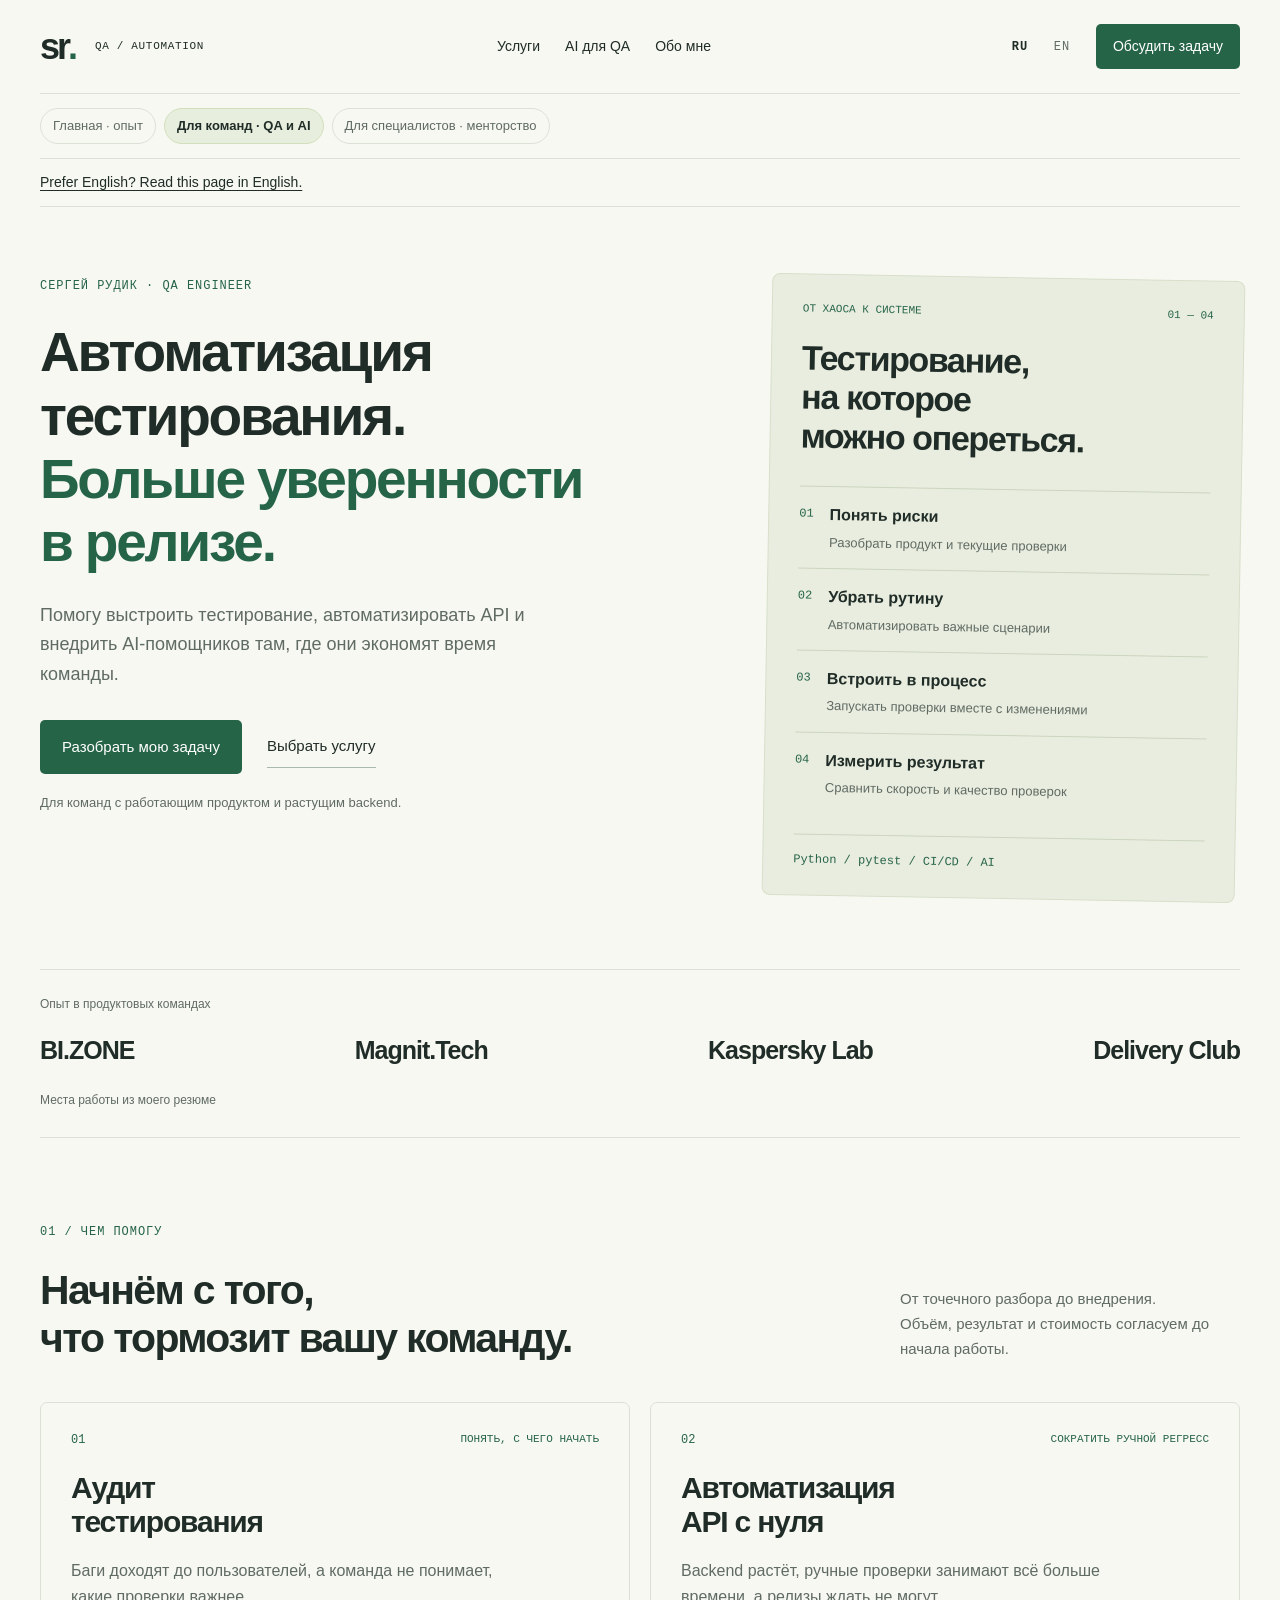
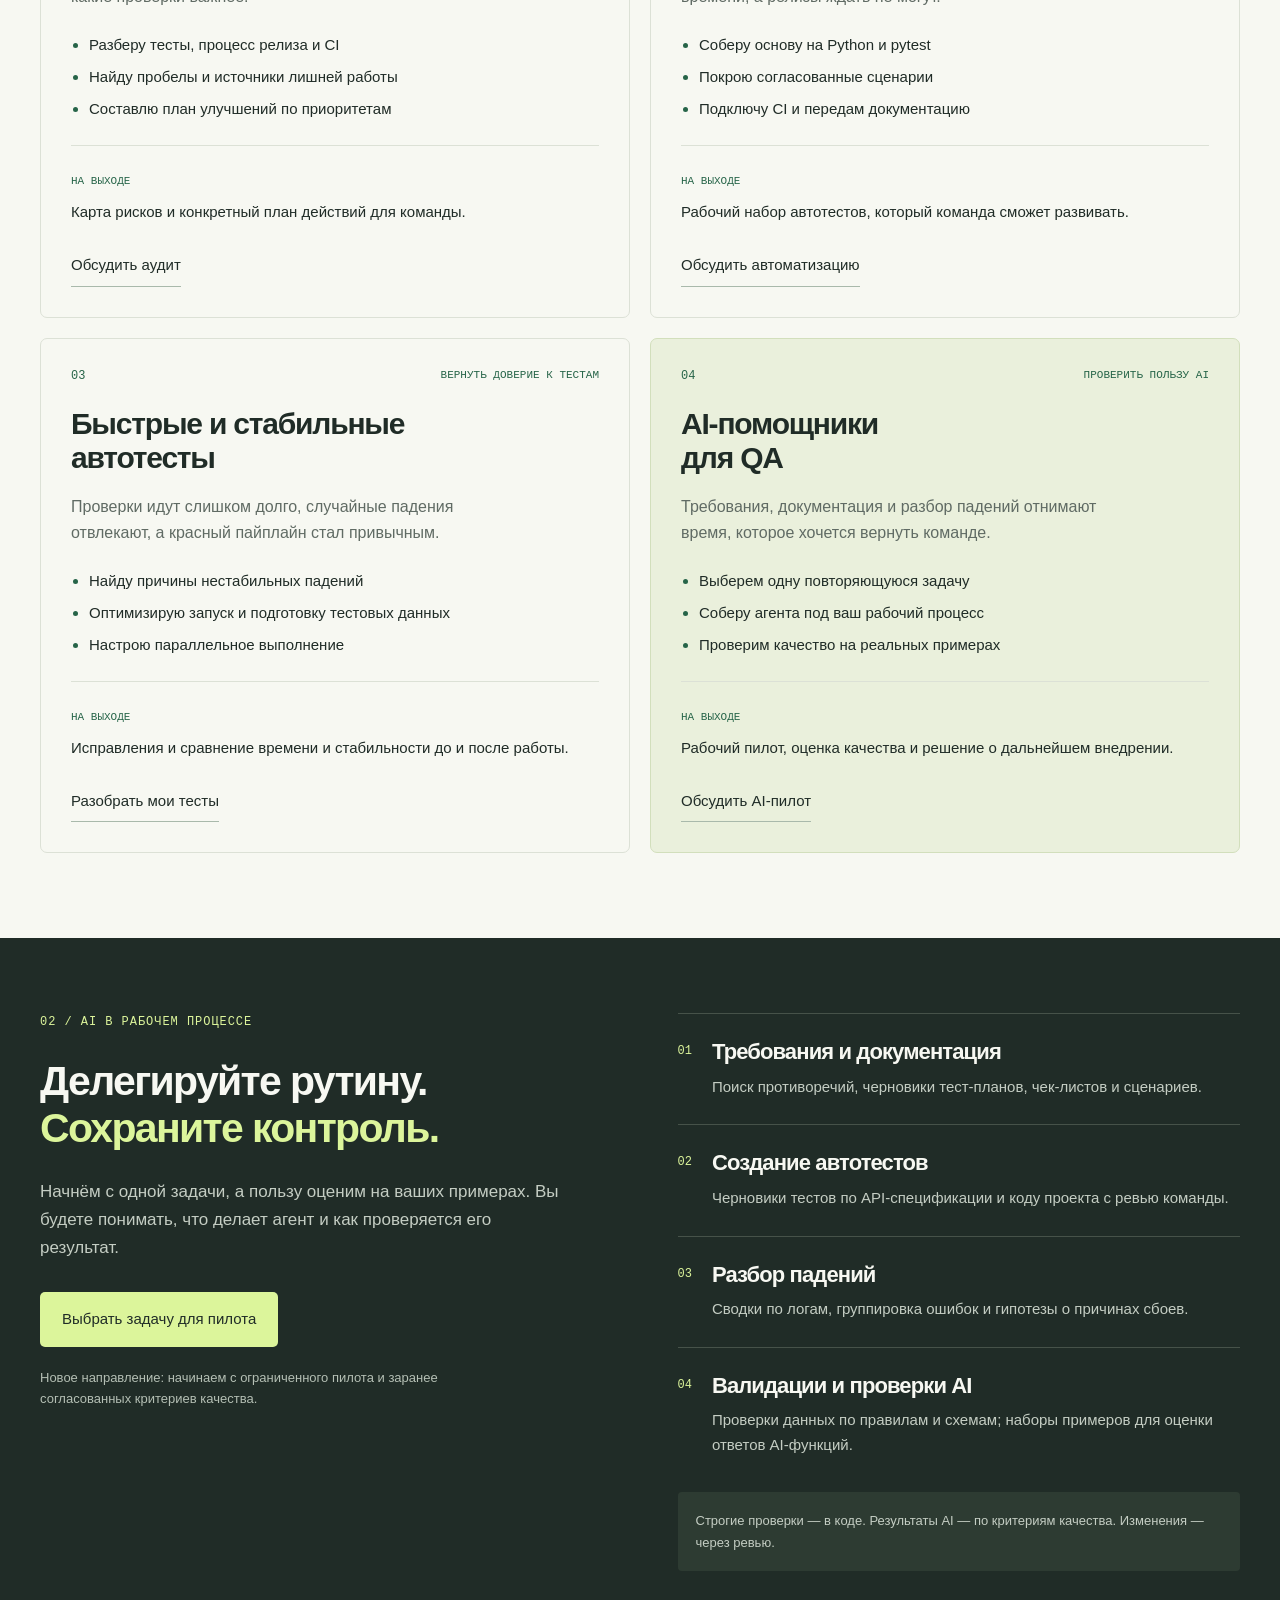
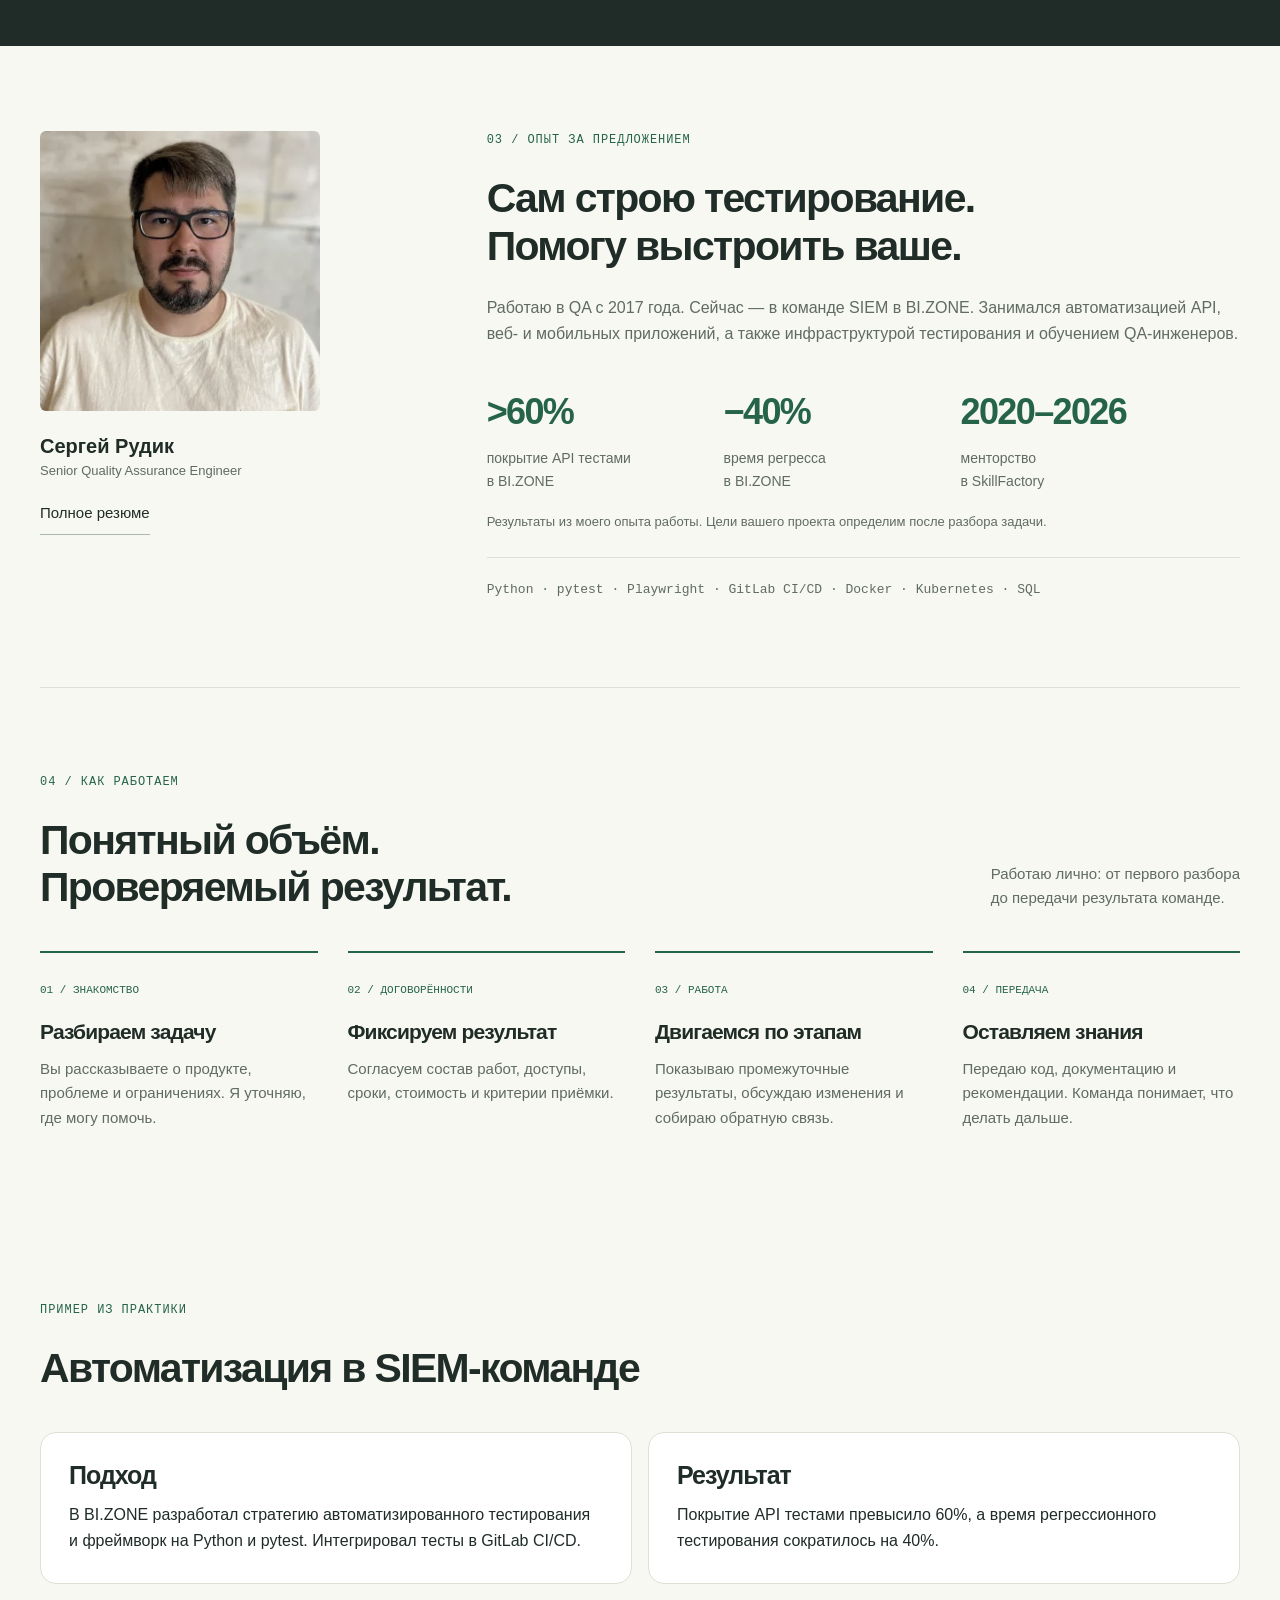
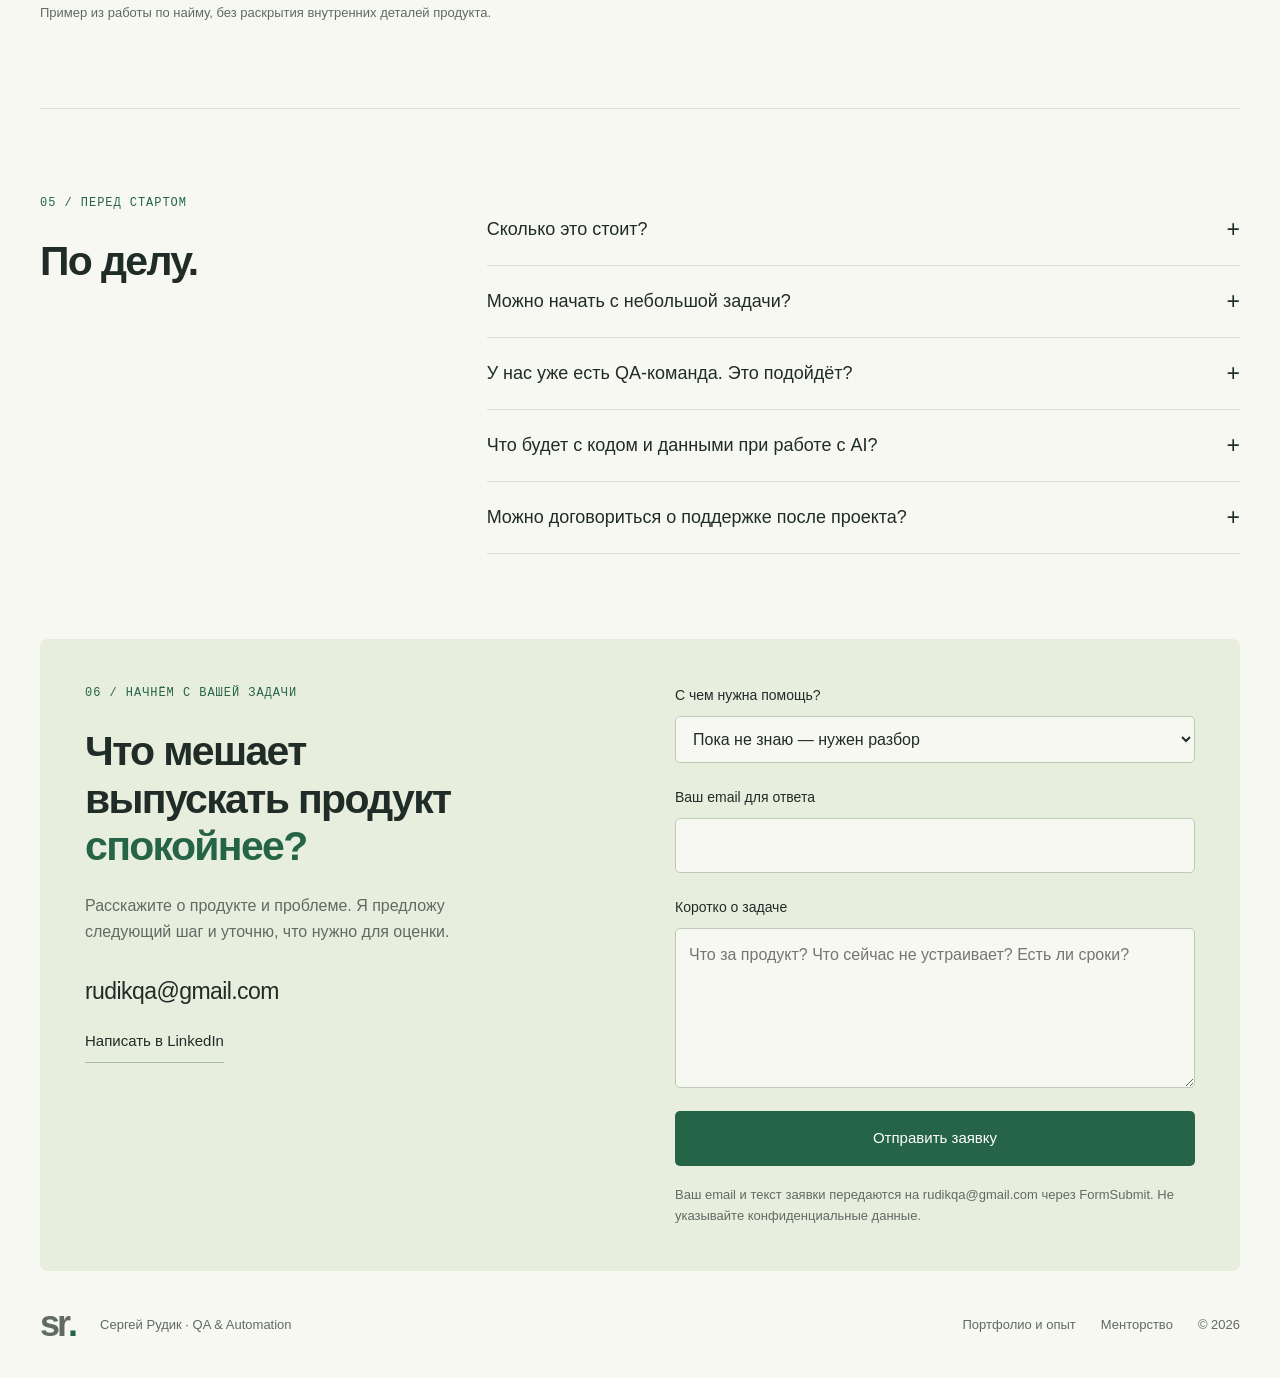
<file: index.html>
<!doctype html>
<html lang="ru">
<head>
<meta charset="utf-8"><meta name="viewport" content="width=device-width, initial-scale=1">
<title>Автоматизация тестирования API и аудит QA — Сергей Рудик</title>
<meta name="description" content="Аудит QA, автотесты API на Python и pytest, стабилизация тестов и AI-пилоты. Сергей Рудик: разбор задачи, согласованный объём и передача результата команде.">
<meta name="theme-color" content="#f7f8f2"><link rel="canonical" href="https://qa.rudik.dev/">
<link rel="alternate" hreflang="ru" href="https://qa.rudik.dev/"><link rel="alternate" hreflang="en" href="https://qa.rudik.dev/en/"><link rel="alternate" hreflang="x-default" href="https://qa.rudik.dev/">
<meta property="og:title" content="Меньше ручного регресса. Больше уверенности в релизе."><meta property="og:description" content="Автоматизация API, аудит тестирования и AI-помощники для QA. Обсудите задачу с Сергеем Рудиком."><meta property="og:type" content="website"><meta property="og:url" content="https://qa.rudik.dev/"><meta property="og:locale" content="ru_RU"><meta property="og:locale:alternate" content="en_US">
<link rel="icon" href="data:image/svg+xml,%3Csvg xmlns='http://www.w3.org/2000/svg' viewBox='0 0 64 64'%3E%3Crect width='64' height='64' rx='14' fill='%23266448'/%3E%3Ctext x='10' y='44' font-family='Arial' font-size='34' font-weight='bold' fill='%23dcf59b'%3Esr%3C/text%3E%3C/svg%3E"><link rel="stylesheet" href="assets/styles.css"><script src="assets/main.js" defer></script>

<meta name="robots" content="index,follow,max-image-preview:large">
<meta name="author" content="Sergei Rudik">
<meta name="twitter:card" content="summary">
<meta name="twitter:title" content="Автоматизация тестирования API и аудит QA — Сергей Рудик">
<meta name="twitter:description" content="Аудит QA, автотесты API на Python и pytest, стабилизация тестов и AI-пилоты. Сергей Рудик: разбор задачи, согласованный объём и передача результата команде.">
<script type="application/ld+json">{"@context":"https://schema.org","@graph":[{"@type":"Person","@id":"https://rudik.dev/#sergei-rudik","name":"Сергей Рудик","url":"https://rudik.dev/","jobTitle":"Senior Quality Assurance Engineer","sameAs":["https://www.linkedin.com/in/sergei-rudik","https://github.com/sergeyrudik","https://medium.com/@rudikqa"]},{"@type":"WebSite","@id":"https://qa.rudik.dev/#website","url":"https://qa.rudik.dev/","name":"QA Services — Sergei Rudik","inLanguage":["ru","en"],"publisher":{"@id":"https://rudik.dev/#sergei-rudik"}},{"@type":"WebPage","@id":"https://qa.rudik.dev/#webpage","url":"https://qa.rudik.dev/","name":"Автоматизация тестирования API и аудит QA — Сергей Рудик","description":"Аудит QA, автотесты API на Python и pytest, стабилизация тестов и AI-пилоты. Сергей Рудик: разбор задачи, согласованный объём и передача результата команде.","inLanguage":"ru","isPartOf":{"@id":"https://qa.rudik.dev/#website"},"about":{"@id":"https://rudik.dev/#sergei-rudik"},"mainEntity":{"@type":"ItemList","itemListElement":[{"@type":"ListItem","position":1,"item":{"@id":"https://qa.rudik.dev/#offering-1"}},{"@type":"ListItem","position":2,"item":{"@id":"https://qa.rudik.dev/#offering-2"}},{"@type":"ListItem","position":3,"item":{"@id":"https://qa.rudik.dev/#offering-3"}},{"@type":"ListItem","position":4,"item":{"@id":"https://qa.rudik.dev/#offering-4"}}]}},{"@type":"Service","@id":"https://qa.rudik.dev/#offering-1","name":"Аудит тестирования","serviceType":"Аудит тестирования","url":"https://qa.rudik.dev/#services","provider":{"@id":"https://rudik.dev/#sergei-rudik"},"availableChannel":{"@type":"ServiceChannel","serviceUrl":"https://qa.rudik.dev/#contact"}},{"@type":"Service","@id":"https://qa.rudik.dev/#offering-2","name":"Автоматизация API на Python","serviceType":"Автоматизация API на Python","url":"https://qa.rudik.dev/#services","provider":{"@id":"https://rudik.dev/#sergei-rudik"},"availableChannel":{"@type":"ServiceChannel","serviceUrl":"https://qa.rudik.dev/#contact"}},{"@type":"Service","@id":"https://qa.rudik.dev/#offering-3","name":"Ускорение и стабилизация автотестов","serviceType":"Ускорение и стабилизация автотестов","url":"https://qa.rudik.dev/#services","provider":{"@id":"https://rudik.dev/#sergei-rudik"},"availableChannel":{"@type":"ServiceChannel","serviceUrl":"https://qa.rudik.dev/#contact"}},{"@type":"Service","@id":"https://qa.rudik.dev/#offering-4","name":"AI-помощники для QA","serviceType":"AI-помощники для QA","url":"https://qa.rudik.dev/#services","provider":{"@id":"https://rudik.dev/#sergei-rudik"},"availableChannel":{"@type":"ServiceChannel","serviceUrl":"https://qa.rudik.dev/#contact"}}]}</script>
<script src="assets/analytics.js" defer></script>
<script async src="https://www.googletagmanager.com/gtag/js?id=G-B4XR81HWTY"></script>
</head>
<body>
<a class="skip" href="#main">К содержимому</a>
<header class="wrap header"><a class="brand" href="#" aria-label="Сергей Рудик — главная">sr<span>.</span><small>QA / AUTOMATION</small></a><nav aria-label="Основная навигация"><a href="#services">Услуги</a><a href="#ai">AI для QA</a><a href="#about">Обо мне</a></nav><div class="header-actions"><nav class="lang" aria-label="Язык"><a href="/" hreflang="ru" lang="ru" aria-current="page">RU</a><a href="/en/" hreflang="en" lang="en">EN</a></nav><a class="button small" href="#contact">Обсудить задачу</a></div></header>
<nav class="wrap site-paths" aria-label="Выберите направление"><a href="https://rudik.dev/ru/">Главная · опыт</a><span aria-current="page">Для команд · QA и AI</span><a href="https://mentor.rudik.dev/">Для специалистов · менторство</a></nav>
<aside class="wrap language-suggestion" aria-label="Выбор языка" hidden></aside>
<main id="main">
<section class="wrap hero">
<div><p class="eyebrow">СЕРГЕЙ РУДИК · QA ENGINEER</p><h1>Автоматизация<br> тестирования.<br> <span>Больше уверенности<br> в релизе.</span></h1><p class="intro">Помогу выстроить тестирование, автоматизировать API и внедрить AI-помощников там, где они экономят время команды.</p><div class="actions"><a class="button" href="#contact">Разобрать мою задачу</a><a class="link" href="#services">Выбрать услугу</a></div><p class="micro">Для команд с работающим продуктом и растущим backend.</p></div>
<aside class="hero-panel" aria-label="Подход к работе"><div class="panel-top"><span>ОТ ХАОСА К СИСТЕМЕ</span><span>01 — 04</span></div><h2>Тестирование,<br> на которое<br> можно опереться.</h2><ol class="pipeline"><li><span>01</span><div><strong>Понять риски</strong><p>Разобрать продукт и текущие проверки</p></div></li><li><span>02</span><div><strong>Убрать рутину</strong><p>Автоматизировать важные сценарии</p></div></li><li><span>03</span><div><strong>Встроить в процесс</strong><p>Запускать проверки вместе с изменениями</p></div></li><li><span>04</span><div><strong>Измерить результат</strong><p>Сравнить скорость и качество проверок</p></div></li></ol><div class="panel-footer">Python / pytest / CI/CD / AI</div></aside>
</section>
<div class="wrap credibility"><p>Опыт в продуктовых командах</p><div><span>BI.ZONE</span><span>Magnit.Tech</span><span>Kaspersky Lab</span><span>Delivery Club</span></div><small>Места работы из моего резюме</small></div>
<section class="wrap section" id="services"><div class="section-head"><div><p class="eyebrow">01 / ЧЕМ ПОМОГУ</p><h2>Начнём с того,<br> что тормозит вашу команду.</h2></div><p>От точечного разбора до внедрения.<br> Объём, результат и стоимость согласуем до начала работы.</p></div>
<div class="service-grid">
<article class="service"><div class="card-top"><span>01</span><span class="tag">ПОНЯТЬ, С ЧЕГО НАЧАТЬ</span></div><h3>Аудит<br> тестирования</h3><p>Баги доходят до пользователей, а команда не понимает, какие проверки важнее.</p><ul><li>Разберу тесты, процесс релиза и CI</li><li>Найду пробелы и источники лишней работы</li><li>Составлю план улучшений по приоритетам</li></ul><div class="deliverable"><span>НА ВЫХОДЕ</span><p>Карта рисков и конкретный план действий для команды.</p></div><a class="link" href="#contact" data-service="Аудит тестирования">Обсудить аудит</a></article>
<article class="service"><div class="card-top"><span>02</span><span class="tag">СОКРАТИТЬ РУЧНОЙ РЕГРЕСС</span></div><h3>Автоматизация<br> API с нуля</h3><p>Backend растёт, ручные проверки занимают всё больше времени, а релизы ждать не могут.</p><ul><li>Соберу основу на Python и pytest</li><li>Покрою согласованные сценарии</li><li>Подключу CI и передам документацию</li></ul><div class="deliverable"><span>НА ВЫХОДЕ</span><p>Рабочий набор автотестов, который команда сможет развивать.</p></div><a class="link" href="#contact" data-service="Автоматизация API">Обсудить автоматизацию</a></article>
<article class="service"><div class="card-top"><span>03</span><span class="tag">ВЕРНУТЬ ДОВЕРИЕ К ТЕСТАМ</span></div><h3>Быстрые и стабильные<br> автотесты</h3><p>Проверки идут слишком долго, случайные падения отвлекают, а красный пайплайн стал привычным.</p><ul><li>Найду причины нестабильных падений</li><li>Оптимизирую запуск и подготовку тестовых данных</li><li>Настрою параллельное выполнение</li></ul><div class="deliverable"><span>НА ВЫХОДЕ</span><p>Исправления и сравнение времени и стабильности до и после работы.</p></div><a class="link" href="#contact" data-service="Стабилизация автотестов">Разобрать мои тесты</a></article>
<article class="service accent"><div class="card-top"><span>04</span><span class="tag">ПРОВЕРИТЬ ПОЛЬЗУ AI</span></div><h3>AI-помощники<br> для QA</h3><p>Требования, документация и разбор падений отнимают время, которое хочется вернуть команде.</p><ul><li>Выберем одну повторяющуюся задачу</li><li>Соберу агента под ваш рабочий процесс</li><li>Проверим качество на реальных примерах</li></ul><div class="deliverable"><span>НА ВЫХОДЕ</span><p>Рабочий пилот, оценка качества и решение о дальнейшем внедрении.</p></div><a class="link" href="#contact" data-service="AI-пилот для QA">Обсудить AI-пилот</a></article>
</div></section>
<section class="ai-section" id="ai"><div class="wrap ai-layout"><div><p class="eyebrow">02 / AI В РАБОЧЕМ ПРОЦЕССЕ</p><h2>Делегируйте рутину.<br> <span>Сохраните контроль.</span></h2><p class="intro">Начнём с одной задачи, а пользу оценим на ваших примерах. Вы будете понимать, что делает агент и как проверяется его результат.</p><a class="button light" href="#contact" data-service="AI-пилот для QA">Выбрать задачу для пилота</a><p class="ai-note">Новое направление: начинаем с ограниченного пилота и заранее согласованных критериев качества.</p></div><div class="ai-cases"><article><span>01</span><div><h3>Требования и документация</h3><p>Поиск противоречий, черновики тест-планов, чек-листов и сценариев.</p></div></article><article><span>02</span><div><h3>Создание автотестов</h3><p>Черновики тестов по API-спецификации и коду проекта с ревью команды.</p></div></article><article><span>03</span><div><h3>Разбор падений</h3><p>Сводки по логам, группировка ошибок и гипотезы о причинах сбоев.</p></div></article><article><span>04</span><div><h3>Валидации и проверки AI</h3><p>Проверки данных по правилам и схемам; наборы примеров для оценки ответов AI-функций.</p></div></article><p class="ai-rule">Строгие проверки — в коде. Результаты AI — по критериям качества. Изменения — через ревью.</p></div></div></section>
<section class="wrap section about" id="about"><div class="profile"><img src="assets/profile-800.webp" srcset="assets/profile-400.webp 400w, assets/profile-800.webp 800w" sizes="(max-width: 700px) 100px, 280px" decoding="async" alt="Сергей Рудик" width="640" height="640" loading="lazy"><p>Сергей Рудик<span>Senior Quality Assurance Engineer</span></p><a class="link" href="https://rudik.dev/ru/">Полное резюме</a></div><div><p class="eyebrow">03 / ОПЫТ ЗА ПРЕДЛОЖЕНИЕМ</p><h2>Сам строю тестирование.<br> Помогу выстроить ваше.</h2><p class="about-copy">Работаю в QA с 2017 года. Сейчас — в команде SIEM в BI.ZONE. Занимался автоматизацией API, веб- и мобильных приложений, а также инфраструктурой тестирования и обучением QA-инженеров.</p><div class="metrics"><article><strong>&gt;60%</strong><p>покрытие API тестами<br> в BI.ZONE</p></article><article><strong>−40%</strong><p>время регресса<br> в BI.ZONE</p></article><article><strong>2020–2026</strong><p>менторство<br> в SkillFactory</p></article></div><p class="micro">Результаты из моего опыта работы. Цели вашего проекта определим после разбора задачи.</p><div class="tech">Python · pytest · Playwright · GitLab CI/CD · Docker · Kubernetes · SQL</div></div></section>
<section class="wrap section" id="process"><div class="section-head"><div><p class="eyebrow">04 / КАК РАБОТАЕМ</p><h2>Понятный объём.<br> Проверяемый результат.</h2></div><p>Работаю лично: от первого разбора<br> до передачи результата команде.</p></div><div class="steps"><article><span>01 / ЗНАКОМСТВО</span><h3>Разбираем задачу</h3><p>Вы рассказываете о продукте, проблеме и ограничениях. Я уточняю, где могу помочь.</p></article><article><span>02 / ДОГОВОРЁННОСТИ</span><h3>Фиксируем результат</h3><p>Согласуем состав работ, доступы, сроки, стоимость и критерии приёмки.</p></article><article><span>03 / РАБОТА</span><h3>Двигаемся по этапам</h3><p>Показываю промежуточные результаты, обсуждаю изменения и собираю обратную связь.</p></article><article><span>04 / ПЕРЕДАЧА</span><h3>Оставляем знания</h3><p>Передаю код, документацию и рекомендации. Команда понимает, что делать дальше.</p></article></div></section>
<section class="wrap section" id="results"><div class="section-head"><div><p class="eyebrow">ПРИМЕР ИЗ ПРАКТИКИ</p><h2>Автоматизация в SIEM-команде</h2></div></div><div class="case-grid"><article class="case-card"><h3>Подход</h3><p>В BI.ZONE разработал стратегию автоматизированного тестирования и фреймворк на Python и pytest. Интегрировал тесты в GitLab CI/CD.</p></article><article class="case-card"><h3>Результат</h3><p>Покрытие API тестами превысило 60%, а время регрессионного тестирования сократилось на 40%.</p></article></div><p class="micro">Пример из работы по найму, без раскрытия внутренних деталей продукта.</p></section>
<section class="wrap section faq"><div><p class="eyebrow">05 / ПЕРЕД СТАРТОМ</p><h2>По делу.</h2></div><div><details><summary>Сколько это стоит?</summary><p>Стоимость зависит от объёма, состояния проекта и доступов. После знакомства предложу состав работ и оценку. Для аудита или пилота можно зафиксировать ограниченный объём.</p></details><details><summary>Можно начать с небольшой задачи?</summary><p>Да. Например, с разбора падающих тестов, автоматизации одной группы API-сценариев или AI-пилота для подготовки чек-листов.</p></details><details><summary>У нас уже есть QA-команда. Это подойдёт?</summary><p>Да. Могу помочь с отдельным участком: архитектурой автотестов, скоростью регресса, CI или внедрением AI-помощника. Решение передам вашей команде.</p></details><details><summary>Что будет с кодом и данными при работе с AI?</summary><p>До пилота согласуем допустимые данные, модель и среду. Выберем, что можно передавать внешним сервисам, а что должно оставаться внутри вашей инфраструктуры.</p></details><details><summary>Можно договориться о поддержке после проекта?</summary><p>Да, формат сопровождения обсудим отдельно: развитие тестов, консультации для команды или регулярная помощь с релизами.</p></details></div></section>
<section class="wrap contact" id="contact"><div><p class="eyebrow">06 / НАЧНЁМ С ВАШЕЙ ЗАДАЧИ</p><h2>Что мешает<br> выпускать продукт<br> <span>спокойнее?</span></h2><p>Расскажите о продукте и проблеме. Я предложу следующий шаг и уточню, что нужно для оценки.</p><a class="email" href="mailto:rudikqa@gmail.com">rudikqa@gmail.com</a><a class="link" href="https://www.linkedin.com/in/sergei-rudik">Написать в LinkedIn</a></div><form id="brief" action="https://formsubmit.co/rudikqa@gmail.com" method="POST"><input type="hidden" name="_subject" value="QA services — RU inquiry"><input type="hidden" name="_next" value="https://qa.rudik.dev/thanks.html"><input type="text" name="_honey" tabindex="-1" autocomplete="off" aria-hidden="true" style="position:absolute;left:-9999px" value=""><label for="service">С чем нужна помощь?</label><select id="service" name="service"><option>Пока не знаю — нужен разбор</option><option>Аудит тестирования</option><option>Автоматизация API</option><option>Стабилизация автотестов</option><option>AI-пилот для QA</option></select><label for="email">Ваш email для ответа</label><input id="email" type="email" name="email" autocomplete="email" maxlength="254" required><label for="task">Коротко о задаче</label><textarea id="task" name="task" rows="5" maxlength="2000" placeholder="Что за продукт? Что сейчас не устраивает? Есть ли сроки?" required></textarea><button class="button" type="submit">Отправить заявку</button><p class="micro">Ваш email и текст заявки передаются на rudikqa@gmail.com через <a href="https://formsubmit.co/" target="_blank" rel="noopener noreferrer">FormSubmit</a>. Не указывайте конфиденциальные данные.</p></form></section>
</main><footer class="wrap"><a class="brand" href="https://rudik.dev/ru/">sr<span>.</span></a><p>Сергей Рудик · QA &amp; Automation</p><a href="https://rudik.dev/ru/">Портфолио и опыт</a><a href="https://mentor.rudik.dev/">Менторство</a><span>© 2026</span></footer>
</body></html>
</file>
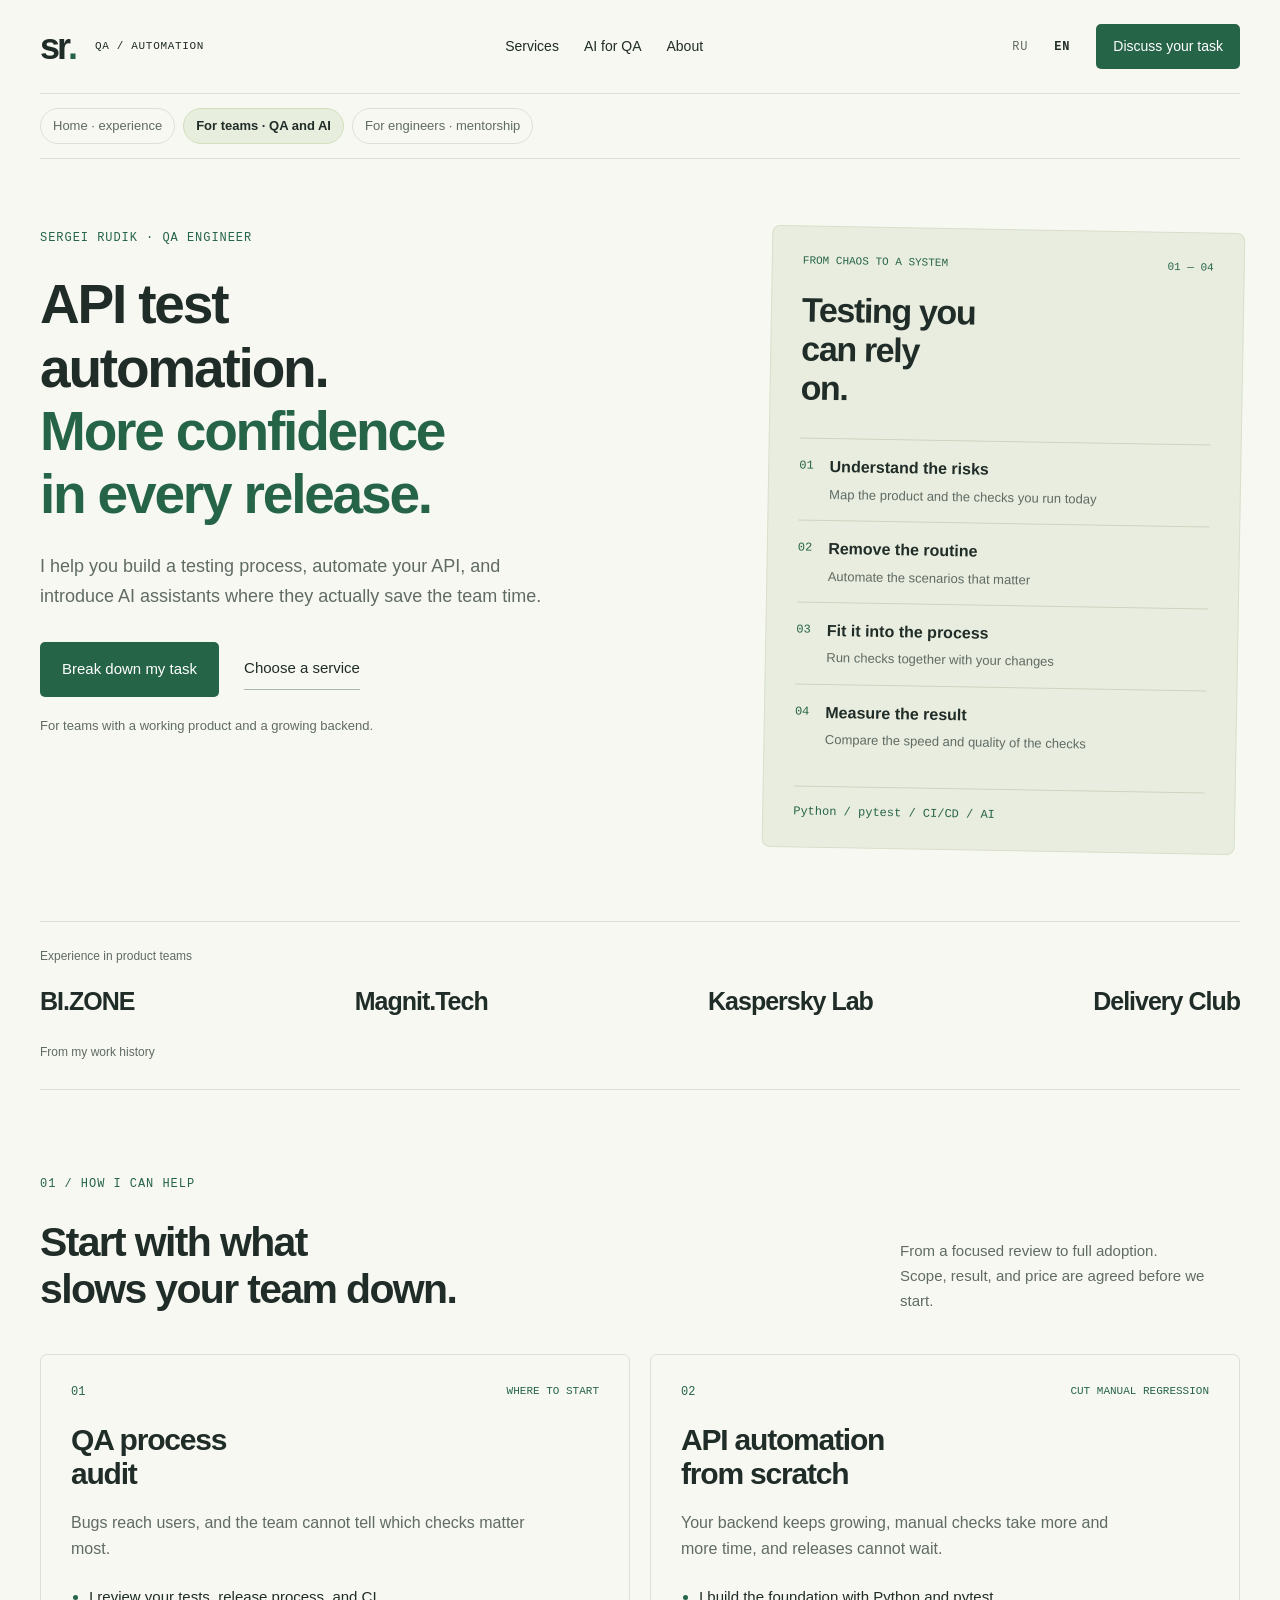
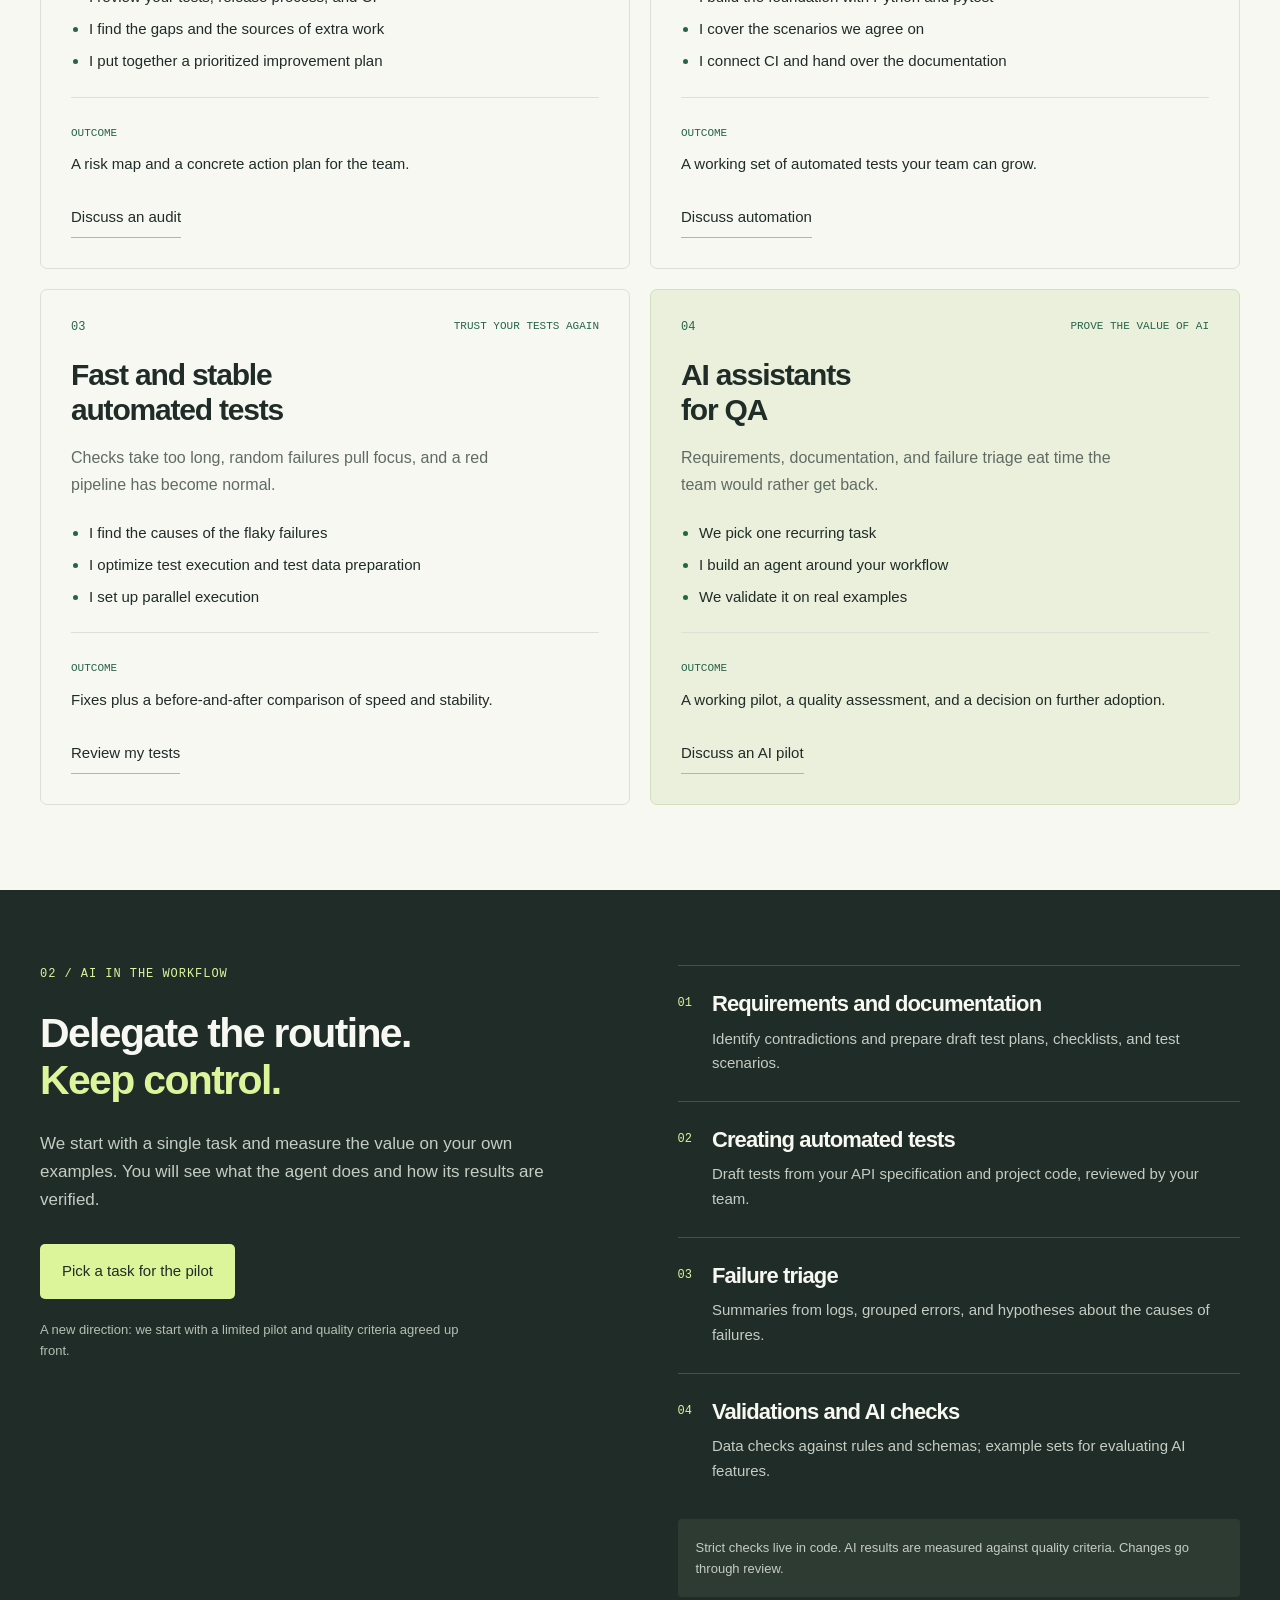
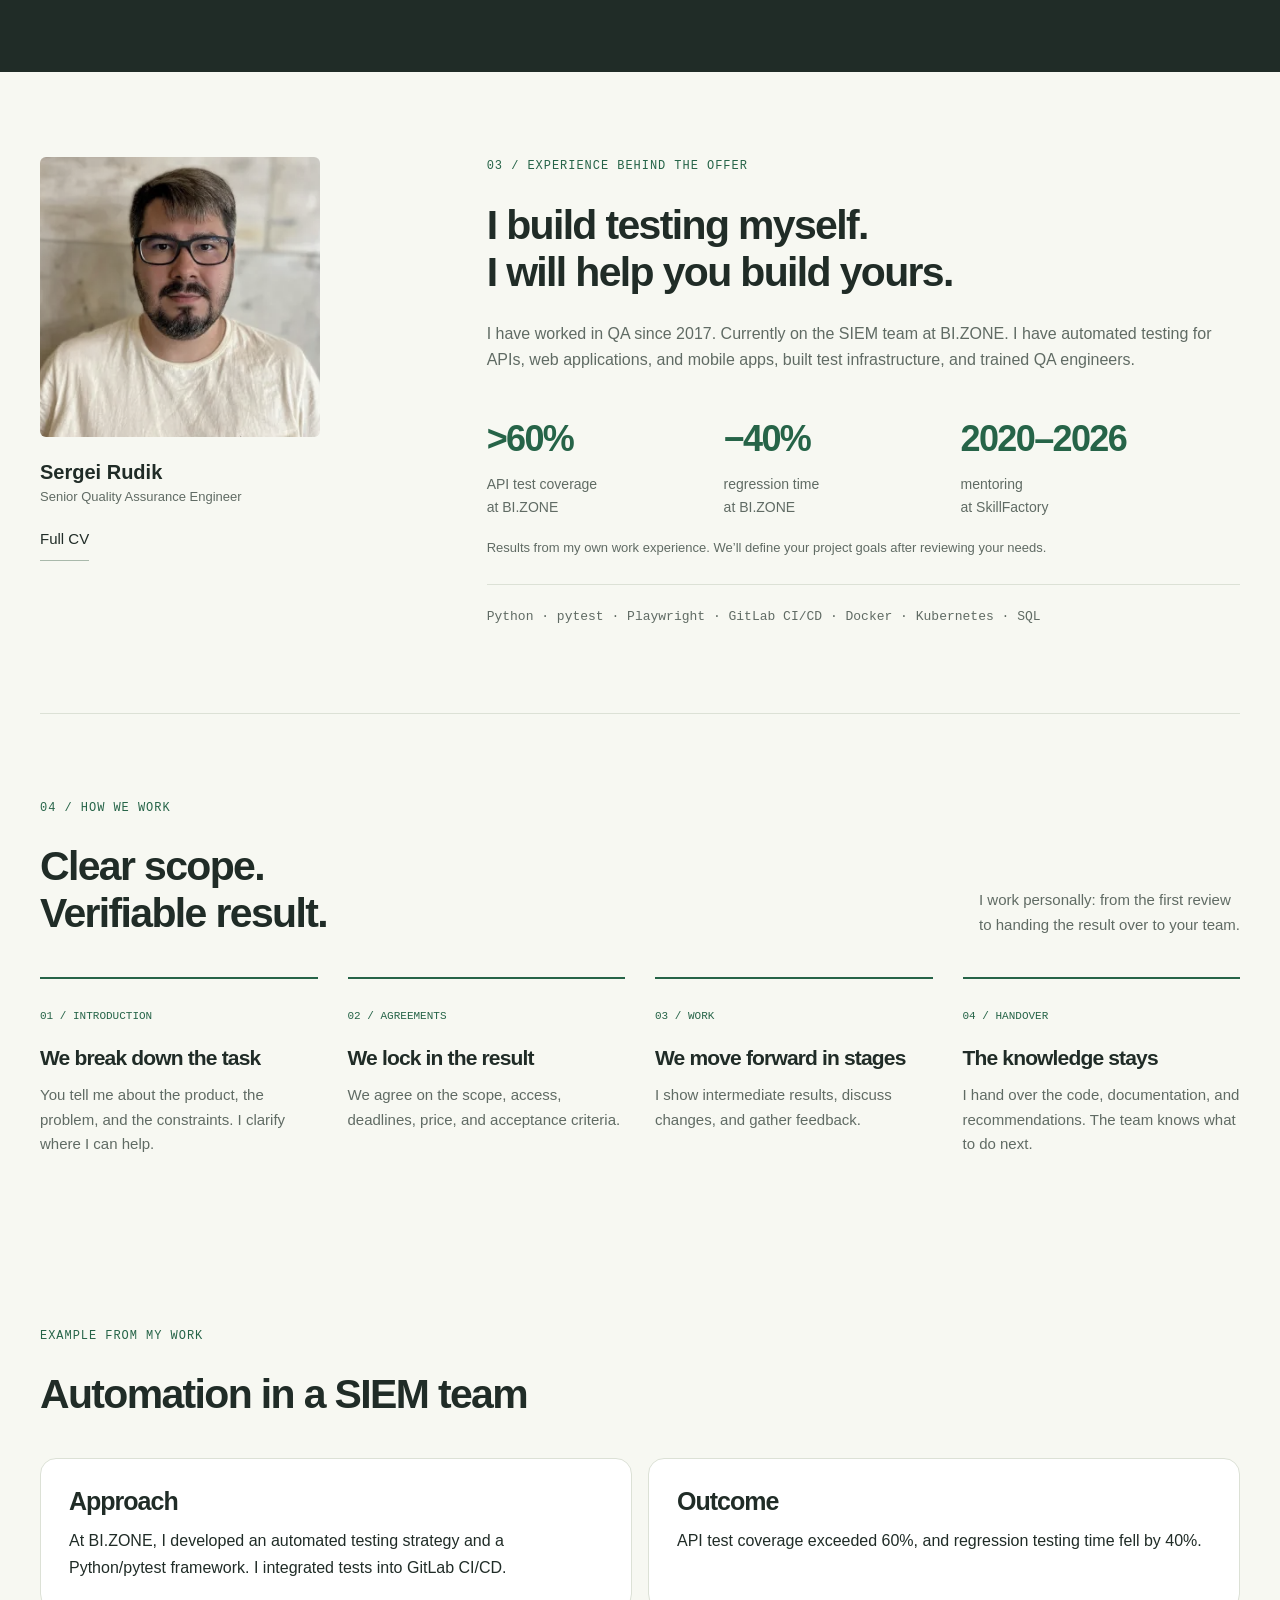
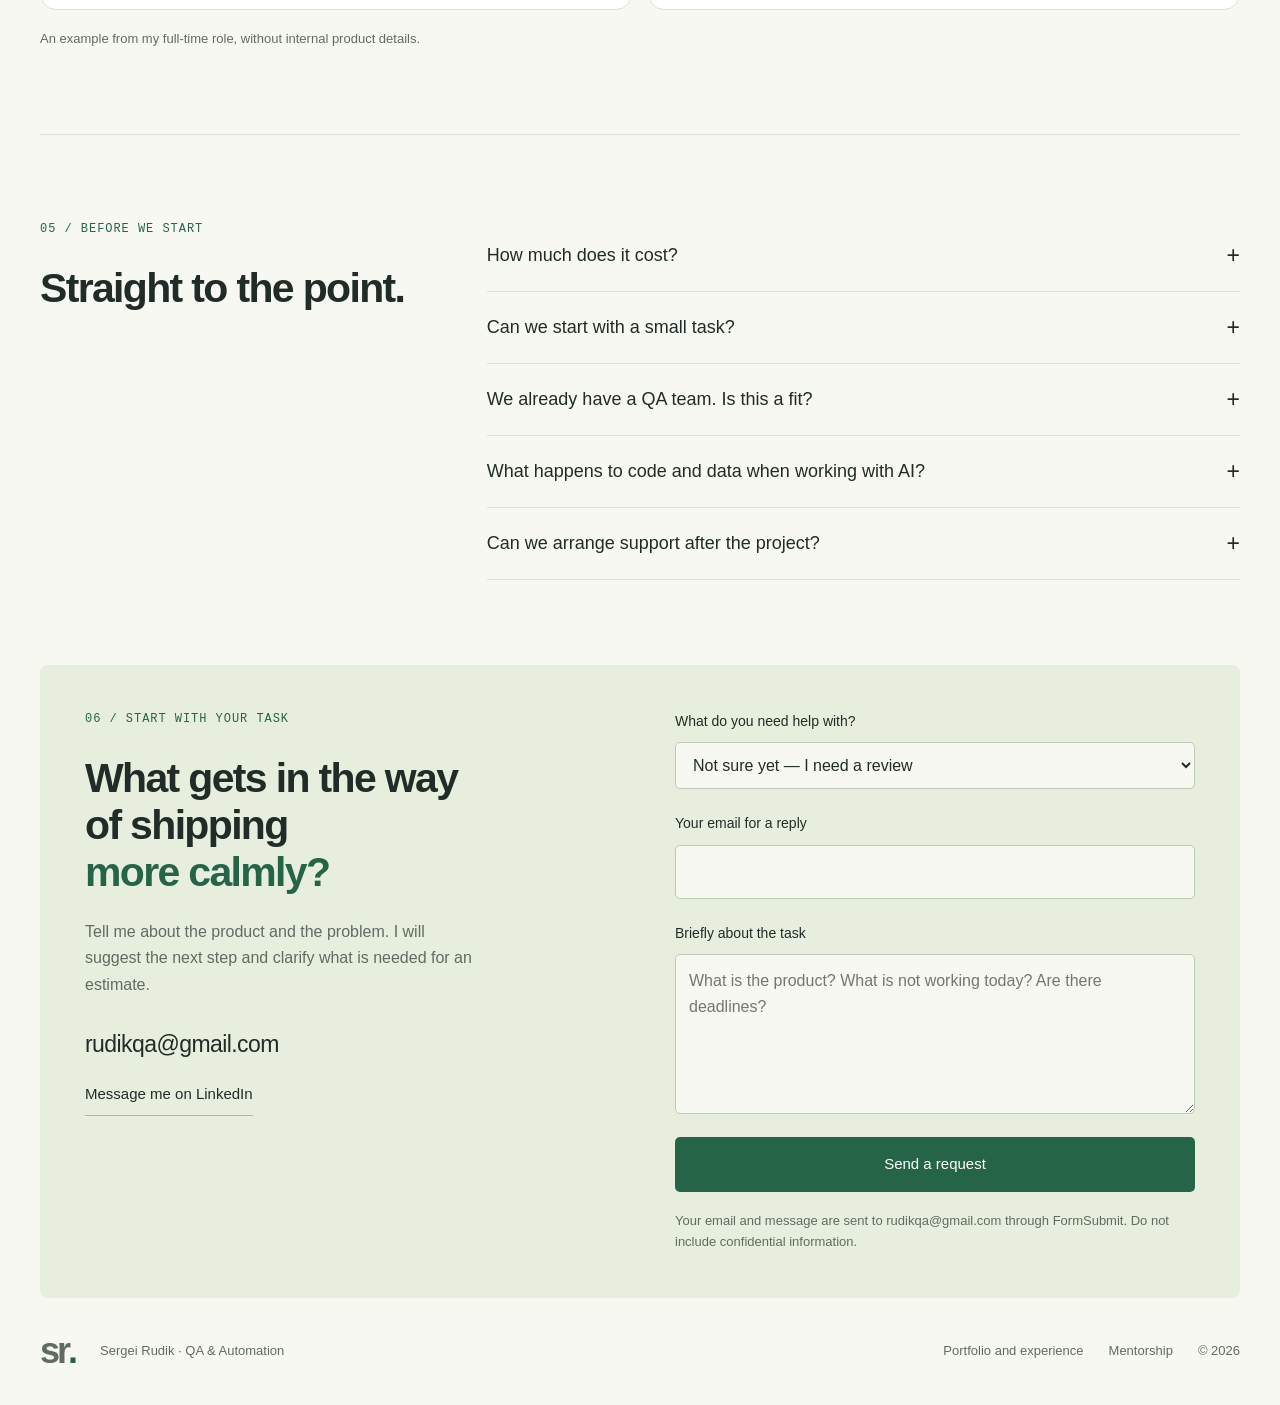
<file: en/index.html>
<!doctype html>
<html lang="en">
<head>
<meta charset="utf-8"><meta name="viewport" content="width=device-width, initial-scale=1">
<title>API Test Automation &amp; QA Consulting — Sergei Rudik</title>
<meta name="description" content="QA audits, Python and pytest API automation, reliable tests, and AI pilots. Work directly with Sergei Rudik on a clear scope and practical outcomes.">
<meta name="theme-color" content="#f7f8f2"><link rel="canonical" href="https://qa.rudik.dev/en/">
<link rel="alternate" hreflang="ru" href="https://qa.rudik.dev/"><link rel="alternate" hreflang="en" href="https://qa.rudik.dev/en/"><link rel="alternate" hreflang="x-default" href="https://qa.rudik.dev/">
<meta property="og:title" content="Less manual regression. More release confidence."><meta property="og:description" content="API automation, testing audits, and AI assistants for QA. Discuss your task with Sergei Rudik."><meta property="og:type" content="website"><meta property="og:url" content="https://qa.rudik.dev/en/"><meta property="og:locale" content="en_US"><meta property="og:locale:alternate" content="ru_RU">
<link rel="icon" href="data:image/svg+xml,%3Csvg xmlns='http://www.w3.org/2000/svg' viewBox='0 0 64 64'%3E%3Crect width='64' height='64' rx='14' fill='%23266448'/%3E%3Ctext x='10' y='44' font-family='Arial' font-size='34' font-weight='bold' fill='%23dcf59b'%3Esr%3C/text%3E%3C/svg%3E"><link rel="stylesheet" href="../assets/styles.css"><script src="../assets/main.js" defer></script>

<meta name="robots" content="index,follow,max-image-preview:large">
<meta name="author" content="Sergei Rudik">
<meta name="twitter:card" content="summary">
<meta name="twitter:title" content="API Test Automation &amp; QA Consulting — Sergei Rudik">
<meta name="twitter:description" content="QA audits, Python and pytest API automation, reliable tests, and AI pilots. Work directly with Sergei Rudik on a clear scope and practical outcomes.">
<script type="application/ld+json">{"@context":"https://schema.org","@graph":[{"@type":"Person","@id":"https://rudik.dev/#sergei-rudik","name":"Sergei Rudik","url":"https://rudik.dev/","jobTitle":"Senior Quality Assurance Engineer","sameAs":["https://www.linkedin.com/in/sergei-rudik","https://github.com/sergeyrudik","https://medium.com/@rudikqa"]},{"@type":"WebSite","@id":"https://qa.rudik.dev/#website","url":"https://qa.rudik.dev/","name":"QA Services — Sergei Rudik","inLanguage":["ru","en"],"publisher":{"@id":"https://rudik.dev/#sergei-rudik"}},{"@type":"WebPage","@id":"https://qa.rudik.dev/en/#webpage","url":"https://qa.rudik.dev/en/","name":"API Test Automation & QA Consulting — Sergei Rudik","description":"QA audits, Python and pytest API automation, reliable tests, and AI pilots. Work directly with Sergei Rudik on a clear scope and practical outcomes.","inLanguage":"en","isPartOf":{"@id":"https://qa.rudik.dev/#website"},"about":{"@id":"https://rudik.dev/#sergei-rudik"},"mainEntity":{"@type":"ItemList","itemListElement":[{"@type":"ListItem","position":1,"item":{"@id":"https://qa.rudik.dev/en/#offering-1"}},{"@type":"ListItem","position":2,"item":{"@id":"https://qa.rudik.dev/en/#offering-2"}},{"@type":"ListItem","position":3,"item":{"@id":"https://qa.rudik.dev/en/#offering-3"}},{"@type":"ListItem","position":4,"item":{"@id":"https://qa.rudik.dev/en/#offering-4"}}]}},{"@type":"Service","@id":"https://qa.rudik.dev/en/#offering-1","name":"QA process audit","serviceType":"QA process audit","url":"https://qa.rudik.dev/en/#services","provider":{"@id":"https://rudik.dev/#sergei-rudik"},"availableChannel":{"@type":"ServiceChannel","serviceUrl":"https://qa.rudik.dev/en/#contact"}},{"@type":"Service","@id":"https://qa.rudik.dev/en/#offering-2","name":"Python API test automation","serviceType":"Python API test automation","url":"https://qa.rudik.dev/en/#services","provider":{"@id":"https://rudik.dev/#sergei-rudik"},"availableChannel":{"@type":"ServiceChannel","serviceUrl":"https://qa.rudik.dev/en/#contact"}},{"@type":"Service","@id":"https://qa.rudik.dev/en/#offering-3","name":"Automated test stabilization","serviceType":"Automated test stabilization","url":"https://qa.rudik.dev/en/#services","provider":{"@id":"https://rudik.dev/#sergei-rudik"},"availableChannel":{"@type":"ServiceChannel","serviceUrl":"https://qa.rudik.dev/en/#contact"}},{"@type":"Service","@id":"https://qa.rudik.dev/en/#offering-4","name":"AI assistants for QA","serviceType":"AI assistants for QA","url":"https://qa.rudik.dev/en/#services","provider":{"@id":"https://rudik.dev/#sergei-rudik"},"availableChannel":{"@type":"ServiceChannel","serviceUrl":"https://qa.rudik.dev/en/#contact"}}]}</script>
<script src="../assets/analytics.js" defer></script>
<script async src="https://www.googletagmanager.com/gtag/js?id=G-B4XR81HWTY"></script>
</head>
<body>
<a class="skip" href="#main">Skip to content</a>
<header class="wrap header"><a class="brand" href="/en/" aria-label="Sergei Rudik — home">sr<span>.</span><small>QA / AUTOMATION</small></a><nav aria-label="Primary"><a href="#services">Services</a><a href="#ai">AI for QA</a><a href="#about">About</a></nav><div class="header-actions"><nav class="lang" aria-label="Language"><a href="/" hreflang="ru" lang="ru">RU</a><a href="/en/" hreflang="en" lang="en" aria-current="page">EN</a></nav><a class="button small" href="#contact">Discuss your task</a></div></header>
<nav class="wrap site-paths" aria-label="Choose a path"><a href="https://rudik.dev/">Home · experience</a><span aria-current="page">For teams · QA and AI</span><a href="https://mentor.rudik.dev/en/">For engineers · mentorship</a></nav>
<aside class="wrap language-suggestion" aria-label="Language preference" hidden></aside>
<main id="main">
<section class="wrap hero">
<div><p class="eyebrow">SERGEI RUDIK · QA ENGINEER</p><h1>API test<br> automation.<br> <span>More confidence<br> in every release.</span></h1><p class="intro">I help you build a testing process, automate your API, and introduce AI assistants where they actually save the team time.</p><div class="actions"><a class="button" href="#contact">Break down my task</a><a class="link" href="#services">Choose a service</a></div><p class="micro">For teams with a working product and a growing backend.</p></div>
<aside class="hero-panel" aria-label="How I work"><div class="panel-top"><span>FROM CHAOS TO A SYSTEM</span><span>01 — 04</span></div><h2>Testing you<br> can rely<br> on.</h2><ol class="pipeline"><li><span>01</span><div><strong>Understand the risks</strong><p>Map the product and the checks you run today</p></div></li><li><span>02</span><div><strong>Remove the routine</strong><p>Automate the scenarios that matter</p></div></li><li><span>03</span><div><strong>Fit it into the process</strong><p>Run checks together with your changes</p></div></li><li><span>04</span><div><strong>Measure the result</strong><p>Compare the speed and quality of the checks</p></div></li></ol><div class="panel-footer">Python / pytest / CI/CD / AI</div></aside>
</section>
<div class="wrap credibility"><p>Experience in product teams</p><div><span>BI.ZONE</span><span>Magnit.Tech</span><span>Kaspersky Lab</span><span>Delivery Club</span></div><small>From my work history</small></div>
<section class="wrap section" id="services"><div class="section-head"><div><p class="eyebrow">01 / HOW I CAN HELP</p><h2>Start with what<br> slows your team down.</h2></div><p>From a focused review to full adoption.<br> Scope, result, and price are agreed before we start.</p></div>
<div class="service-grid">
<article class="service"><div class="card-top"><span>01</span><span class="tag">WHERE TO START</span></div><h3>QA process<br> audit</h3><p>Bugs reach users, and the team cannot tell which checks matter most.</p><ul><li>I review your tests, release process, and CI</li><li>I find the gaps and the sources of extra work</li><li>I put together a prioritized improvement plan</li></ul><div class="deliverable"><span>OUTCOME</span><p>A risk map and a concrete action plan for the team.</p></div><a class="link" href="#contact" data-service="QA process audit">Discuss an audit</a></article>
<article class="service"><div class="card-top"><span>02</span><span class="tag">CUT MANUAL REGRESSION</span></div><h3>API automation<br> from scratch</h3><p>Your backend keeps growing, manual checks take more and more time, and releases cannot wait.</p><ul><li>I build the foundation with Python and pytest</li><li>I cover the scenarios we agree on</li><li>I connect CI and hand over the documentation</li></ul><div class="deliverable"><span>OUTCOME</span><p>A working set of automated tests your team can grow.</p></div><a class="link" href="#contact" data-service="API automation">Discuss automation</a></article>
<article class="service"><div class="card-top"><span>03</span><span class="tag">TRUST YOUR TESTS AGAIN</span></div><h3>Fast and stable<br> automated tests</h3><p>Checks take too long, random failures pull focus, and a red pipeline has become normal.</p><ul><li>I find the causes of the flaky failures</li><li>I optimize test execution and test data preparation</li><li>I set up parallel execution</li></ul><div class="deliverable"><span>OUTCOME</span><p>Fixes plus a before-and-after comparison of speed and stability.</p></div><a class="link" href="#contact" data-service="Automated test stabilization">Review my tests</a></article>
<article class="service accent"><div class="card-top"><span>04</span><span class="tag">PROVE THE VALUE OF AI</span></div><h3>AI assistants<br> for QA</h3><p>Requirements, documentation, and failure triage eat time the team would rather get back.</p><ul><li>We pick one recurring task</li><li>I build an agent around your workflow</li><li>We validate it on real examples</li></ul><div class="deliverable"><span>OUTCOME</span><p>A working pilot, a quality assessment, and a decision on further adoption.</p></div><a class="link" href="#contact" data-service="AI pilot for QA">Discuss an AI pilot</a></article>
</div></section>
<section class="ai-section" id="ai"><div class="wrap ai-layout"><div><p class="eyebrow">02 / AI IN THE WORKFLOW</p><h2>Delegate the routine.<br> <span>Keep control.</span></h2><p class="intro">We start with a single task and measure the value on your own examples. You will see what the agent does and how its results are verified.</p><a class="button light" href="#contact" data-service="AI pilot for QA">Pick a task for the pilot</a><p class="ai-note">A new direction: we start with a limited pilot and quality criteria agreed up front.</p></div><div class="ai-cases"><article><span>01</span><div><h3>Requirements and documentation</h3><p>Identify contradictions and prepare draft test plans, checklists, and test scenarios.</p></div></article><article><span>02</span><div><h3>Creating automated tests</h3><p>Draft tests from your API specification and project code, reviewed by your team.</p></div></article><article><span>03</span><div><h3>Failure triage</h3><p>Summaries from logs, grouped errors, and hypotheses about the causes of failures.</p></div></article><article><span>04</span><div><h3>Validations and AI checks</h3><p>Data checks against rules and schemas; example sets for evaluating AI features.</p></div></article><p class="ai-rule">Strict checks live in code. AI results are measured against quality criteria. Changes go through review.</p></div></div></section>
<section class="wrap section about" id="about"><div class="profile"><img src="../assets/profile-800.webp" srcset="../assets/profile-400.webp 400w, ../assets/profile-800.webp 800w" sizes="(max-width: 700px) 100px, 280px" decoding="async" alt="Sergei Rudik" width="640" height="640" loading="lazy"><p>Sergei Rudik<span>Senior Quality Assurance Engineer</span></p><a class="link" href="https://rudik.dev/">Full CV</a></div><div><p class="eyebrow">03 / EXPERIENCE BEHIND THE OFFER</p><h2>I build testing myself.<br> I will help you build yours.</h2><p class="about-copy">I have worked in QA since 2017. Currently on the SIEM team at BI.ZONE. I have automated testing for APIs, web applications, and mobile apps, built test infrastructure, and trained QA engineers.</p><div class="metrics"><article><strong>&gt;60%</strong><p>API test coverage<br> at BI.ZONE</p></article><article><strong>−40%</strong><p>regression time<br> at BI.ZONE</p></article><article><strong>2020–2026</strong><p>mentoring<br> at SkillFactory</p></article></div><p class="micro">Results from my own work experience. We’ll define your project goals after reviewing your needs.</p><div class="tech">Python · pytest · Playwright · GitLab CI/CD · Docker · Kubernetes · SQL</div></div></section>
<section class="wrap section" id="process"><div class="section-head"><div><p class="eyebrow">04 / HOW WE WORK</p><h2>Clear scope.<br> Verifiable result.</h2></div><p>I work personally: from the first review<br> to handing the result over to your team.</p></div><div class="steps"><article><span>01 / INTRODUCTION</span><h3>We break down the task</h3><p>You tell me about the product, the problem, and the constraints. I clarify where I can help.</p></article><article><span>02 / AGREEMENTS</span><h3>We lock in the result</h3><p>We agree on the scope, access, deadlines, price, and acceptance criteria.</p></article><article><span>03 / WORK</span><h3>We move forward in stages</h3><p>I show intermediate results, discuss changes, and gather feedback.</p></article><article><span>04 / HANDOVER</span><h3>The knowledge stays</h3><p>I hand over the code, documentation, and recommendations. The team knows what to do next.</p></article></div></section>
<section class="wrap section" id="results"><div class="section-head"><div><p class="eyebrow">EXAMPLE FROM MY WORK</p><h2>Automation in a SIEM team</h2></div></div><div class="case-grid"><article class="case-card"><h3>Approach</h3><p>At BI.ZONE, I developed an automated testing strategy and a Python/pytest framework. I integrated tests into GitLab CI/CD.</p></article><article class="case-card"><h3>Outcome</h3><p>API test coverage exceeded 60%, and regression testing time fell by 40%.</p></article></div><p class="micro">An example from my full-time role, without internal product details.</p></section>
<section class="wrap section faq"><div><p class="eyebrow">05 / BEFORE WE START</p><h2>Straight to the point.</h2></div><div><details><summary>How much does it cost?</summary><p>The price depends on the scope, the state of the project, and the access we get. After an initial review I propose a scope and an estimate. For an audit or a pilot we can fix a limited scope.</p></details><details><summary>Can we start with a small task?</summary><p>Yes. For example, triaging failing tests, automating one group of API scenarios, or an AI pilot that prepares checklists.</p></details><details><summary>We already have a QA team. Is this a fit?</summary><p>Yes. I can take on a specific part: the architecture of your automated tests, regression speed, CI, or introducing an AI assistant. The result is handed over to your team.</p></details><details><summary>What happens to code and data when working with AI?</summary><p>Before the pilot we agree on the allowed data, the model, and the environment. We choose what may go to external services and what must stay inside your infrastructure.</p></details><details><summary>Can we arrange support after the project?</summary><p>Yes, we discuss the format separately: evolving the tests, consultations for the team, or regular help with releases.</p></details></div></section>
<section class="wrap contact" id="contact"><div><p class="eyebrow">06 / START WITH YOUR TASK</p><h2>What gets in the way<br> of shipping<br> <span>more calmly?</span></h2><p>Tell me about the product and the problem. I will suggest the next step and clarify what is needed for an estimate.</p><a class="email" href="mailto:rudikqa@gmail.com">rudikqa@gmail.com</a><a class="link" href="https://www.linkedin.com/in/sergei-rudik">Message me on LinkedIn</a></div><form id="brief" action="https://formsubmit.co/rudikqa@gmail.com" method="POST"><input type="hidden" name="_subject" value="QA services — EN inquiry"><input type="hidden" name="_next" value="https://qa.rudik.dev/en/thanks.html"><input type="text" name="_honey" tabindex="-1" autocomplete="off" aria-hidden="true" style="position:absolute;left:-9999px" value=""><label for="service">What do you need help with?</label><select id="service" name="service"><option>Not sure yet — I need a review</option><option>QA process audit</option><option>API automation</option><option>Automated test stabilization</option><option>AI pilot for QA</option></select><label for="email">Your email for a reply</label><input id="email" type="email" name="email" autocomplete="email" maxlength="254" required><label for="task">Briefly about the task</label><textarea id="task" name="task" rows="5" maxlength="2000" placeholder="What is the product? What is not working today? Are there deadlines?" required></textarea><button class="button" type="submit">Send a request</button><p class="micro">Your email and message are sent to rudikqa@gmail.com through <a href="https://formsubmit.co/" target="_blank" rel="noopener noreferrer">FormSubmit</a>. Do not include confidential information.</p></form></section>
</main><footer class="wrap"><a class="brand" href="https://rudik.dev/">sr<span>.</span></a><p>Sergei Rudik · QA &amp; Automation</p><a href="https://rudik.dev/">Portfolio and experience</a><a href="https://mentor.rudik.dev/en/">Mentorship</a><span>© 2026</span></footer>
</body></html>
</file>
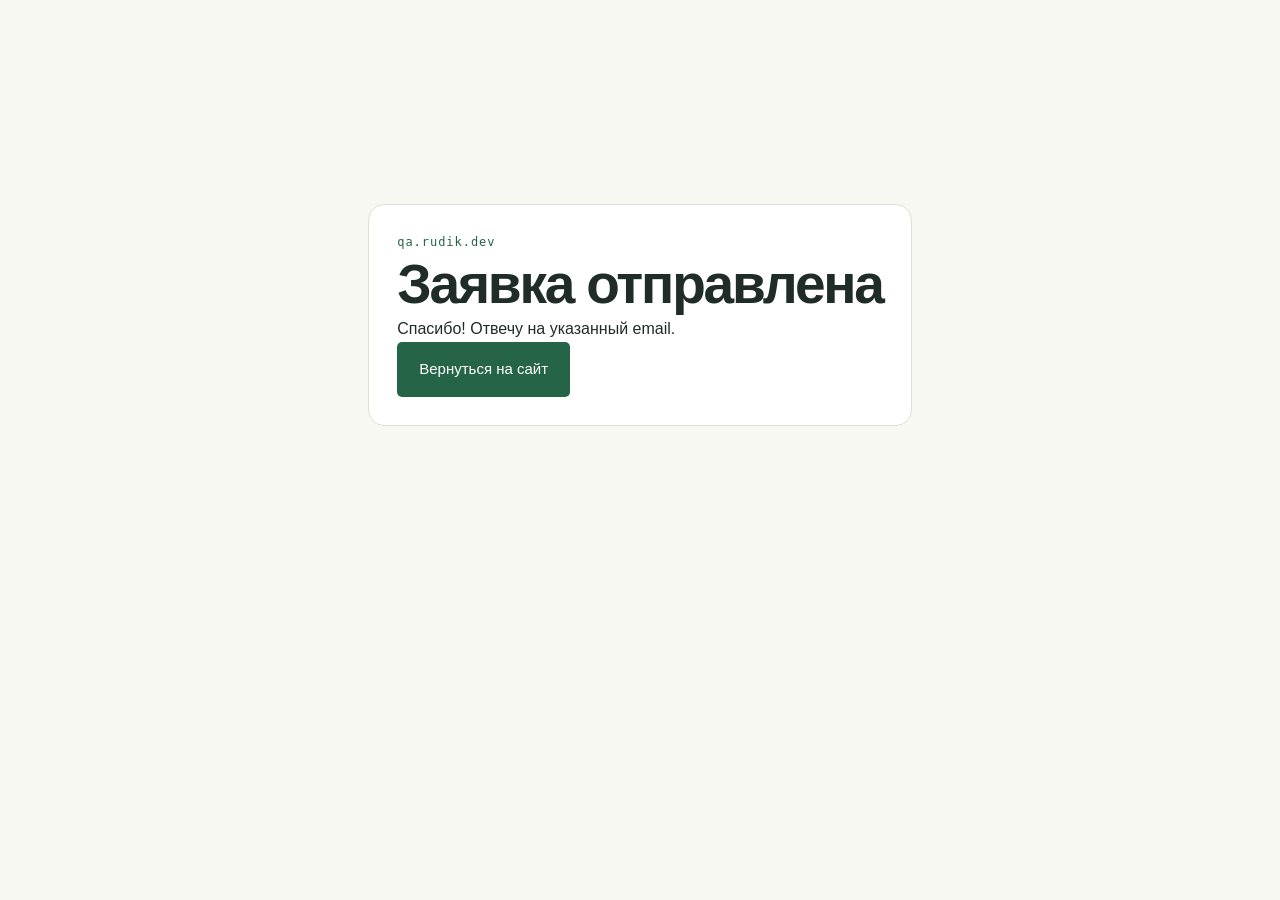
<file: thanks.html>
<!doctype html><html lang="ru"><head><meta charset="utf-8"><meta name="viewport" content="width=device-width,initial-scale=1"><meta name="robots" content="noindex,follow"><title>Заявка отправлена — Sergei Rudik</title><link rel="stylesheet" href="/assets/styles.css"><script async src="https://www.googletagmanager.com/gtag/js?id=G-B4XR81HWTY"></script><script>window.dataLayer=window.dataLayer||[];function gtag(){dataLayer.push(arguments)}gtag('js',new Date());gtag('config','G-B4XR81HWTY')</script></head><body><main class="wrap" style="min-height:70vh;display:grid;place-items:center"><div class="case-card" style="max-width:640px"><p class="eyebrow">qa.rudik.dev</p><h1>Заявка отправлена</h1><p>Спасибо! Отвечу на указанный email.</p><p><a class="button" href="/">Вернуться на сайт</a></p></div></main></body></html>
</file>
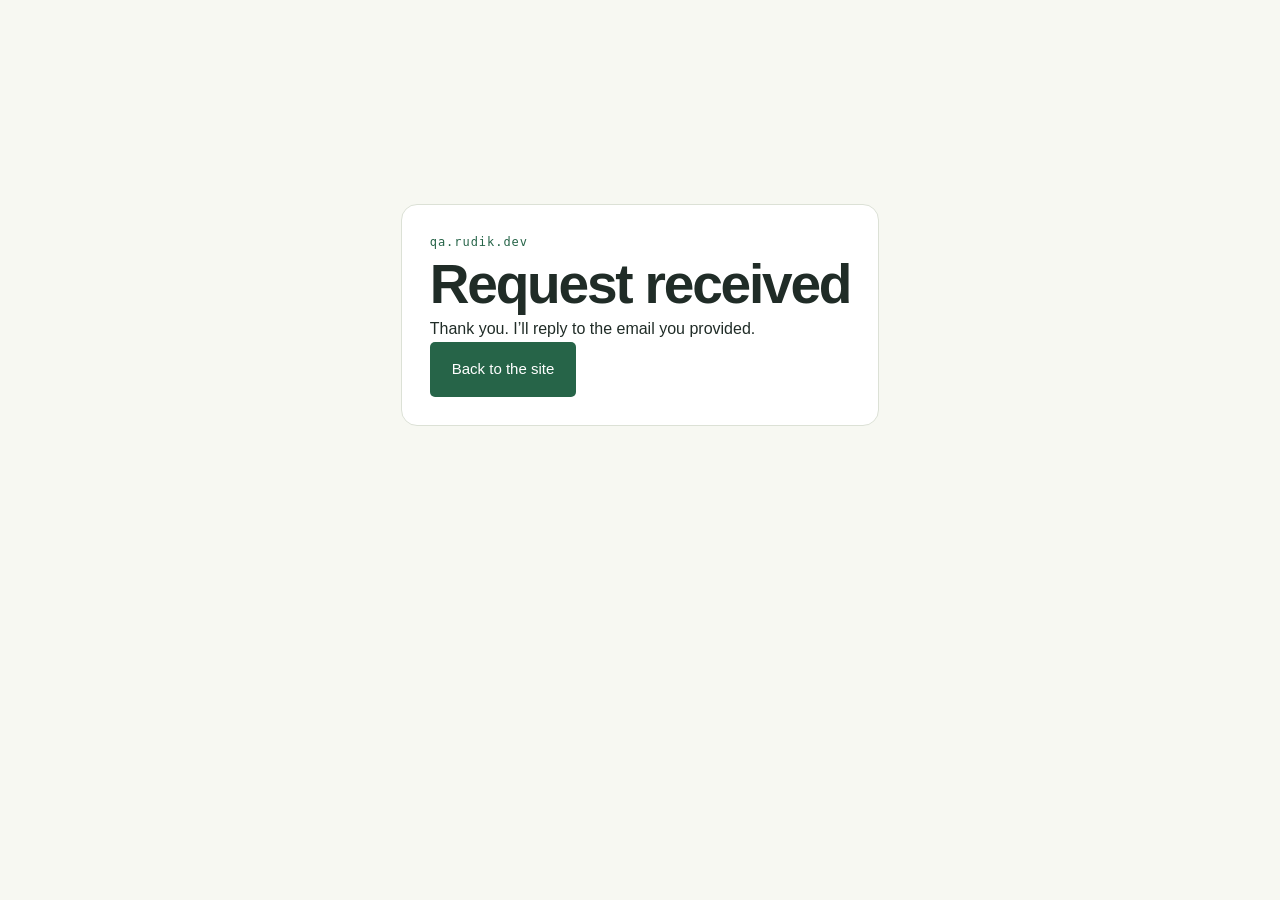
<file: en/thanks.html>
<!doctype html><html lang="en"><head><meta charset="utf-8"><meta name="viewport" content="width=device-width,initial-scale=1"><meta name="robots" content="noindex,follow"><title>Request received — Sergei Rudik</title><link rel="stylesheet" href="/assets/styles.css"><script async src="https://www.googletagmanager.com/gtag/js?id=G-B4XR81HWTY"></script><script>window.dataLayer=window.dataLayer||[];function gtag(){dataLayer.push(arguments)}gtag('js',new Date());gtag('config','G-B4XR81HWTY')</script></head><body><main class="wrap" style="min-height:70vh;display:grid;place-items:center"><div class="case-card" style="max-width:640px"><p class="eyebrow">qa.rudik.dev</p><h1>Request received</h1><p>Thank you. I’ll reply to the email you provided.</p><p><a class="button" href="/en/">Back to the site</a></p></div></main></body></html>
</file>
<file: assets/styles.css>
:root{--paper:#f7f8f2;--ink:#202c27;--muted:#606b64;--green:#266448;--lime:#dcf59b;--line:#dce1d6;--mono:ui-monospace,SFMono-Regular,Consolas,monospace}*{box-sizing:border-box}html{scroll-behavior:smooth;scroll-padding-top:24px}body{margin:0;background:var(--paper);color:var(--ink);font-family:-apple-system,BlinkMacSystemFont,"Segoe UI",sans-serif;font-size:16px;line-height:1.65;-webkit-font-smoothing:antialiased}a{color:inherit;text-decoration:none}a:hover{color:var(--green)}a:focus-visible,button:focus-visible,summary:focus-visible,input:focus-visible,select:focus-visible,textarea:focus-visible{outline:3px solid #4d9464;outline-offset:5px}h1,h2,h3,p{margin:0}h1,h2,h3{letter-spacing:-.04em;line-height:1.15;font-weight:600}h1{font-size:clamp(38px,4.3vw,64px)}h2{font-size:clamp(29px,3.2vw,43px)}h3{font-size:25px}h1 span{color:var(--green)}.wrap{width:min(1200px,100% - 80px);margin-inline:auto}.header{display:flex;align-items:center;justify-content:space-between;gap:25px;padding-block:24px;border-bottom:1px solid var(--line)}.brand{font-size:36px;font-weight:750;line-height:1;letter-spacing:-3px;display:flex;align-items:center}.brand>span{color:var(--green)}.brand small{font-family:var(--mono);font-size:11px;font-weight:400;letter-spacing:.06em;margin-left:20px}nav{display:flex;gap:25px;font-size:14px}.button{display:inline-flex;align-items:center;justify-content:center;background:var(--green);color:#fff;border:0;border-radius:5px;padding:15px 22px;font:inherit;font-size:15px;font-weight:500;cursor:pointer;transition:background .2s,transform .2s}.button:hover{color:white;background:#194c34;transform:translateY(-2px)}.button.small{font-size:14px;padding:11px 17px}.hero{display:grid;grid-template-columns:1.4fr 1fr;gap:65px;padding-block:70px}.eyebrow{font:12px/1.6 var(--mono);letter-spacing:.08em;color:var(--green);margin-bottom:25px}.intro{font-size:18px;max-width:530px;color:var(--muted);margin-top:26px}.actions{display:flex;align-items:center;flex-wrap:wrap;gap:25px;margin-top:30px}.link{display:inline-block;border-bottom:1px solid #a9b9ab;padding-block:8px;font-size:15px}.micro{font-size:13px;color:var(--muted);margin-top:18px}.hero-panel{background:#e9eddf;border:1px solid #d7dfca;border-radius:8px;padding:28px 30px;align-self:center;transform:rotate(1deg)}.panel-top{display:flex;justify-content:space-between;gap:15px;font:11px var(--mono);color:var(--green)}.hero-panel h2{font-size:34px;margin-top:24px}.pipeline{padding:0;list-style:none;margin:30px 0 20px}.pipeline li{display:flex;gap:16px;padding:15px 0;border-top:1px solid #cbd5bf}.pipeline li>span{font:12px var(--mono);padding-top:5px;color:var(--green)}.pipeline strong{font-size:16px;font-weight:550}.pipeline p{font-size:13px;color:var(--muted);margin-top:3px}.panel-footer{font:12px var(--mono);border-top:1px solid #cbd5bf;padding-top:18px;color:var(--green)}.credibility{border-block:1px solid var(--line);padding-block:25px}.credibility p,.credibility small{font-size:12px;color:var(--muted)}.credibility>div{display:flex;flex-wrap:wrap;justify-content:space-between;gap:20px;margin:15px 0}.credibility>div span{font-size:25px;font-weight:600;letter-spacing:-.04em}.section{padding-block:85px}.section-head{display:flex;justify-content:space-between;align-items:flex-end;gap:35px;margin-bottom:40px}.section-head>p{max-width:340px;color:var(--muted);font-size:15px}.service-grid{display:grid;grid-template-columns:1fr 1fr;gap:20px}.service{border:1px solid var(--line);border-radius:7px;padding:30px;display:flex;flex-direction:column}.card-top{display:flex;justify-content:space-between;gap:14px;font:12px var(--mono);color:var(--green);margin-bottom:24px}.tag{font-size:11px;text-align:right}.service h3{font-size:30px;margin-bottom:18px}.service>p{color:var(--muted);max-width:460px}.service ul{padding-left:18px;margin:23px 0;font-size:15px}.service li+li{margin-top:7px}.service li::marker{color:var(--green)}.deliverable{border-top:1px solid var(--line);padding-top:20px;margin-top:auto}.deliverable>span{font:11px var(--mono);color:var(--green)}.deliverable p{margin-top:8px;font-size:15px}.service>.link{align-self:flex-start;margin-top:20px}.service.accent{background:#eaf0dc;border-color:#d2dfbc}.ai-section{background:var(--ink);color:var(--paper);padding-block:75px}.ai-layout{display:grid;grid-template-columns:1fr 1fr;gap:75px}.ai-section .eyebrow,.ai-section h2 span{color:var(--lime)}.ai-section .intro{color:#c4cdc3;font-size:17px}.button.light{background:var(--lime);color:var(--ink);margin-top:30px}.button.light:hover{background:#c9e780}.ai-note{font-size:13px;color:#b4bfb4;max-width:430px;margin-top:20px}.ai-cases article{display:flex;gap:20px;padding:25px 0;border-top:1px solid #465249}.ai-cases article>span{font:12px var(--mono);color:var(--lime);padding-top:5px}.ai-cases h3{font-size:22px}.ai-cases p{color:#c4cdc3;font-size:15px;margin-top:10px}.ai-cases .ai-rule{font-size:13px;background:#2d3b32;border-radius:4px;padding:18px}.about{display:grid;grid-template-columns:1fr 2fr;gap:70px;border-bottom:1px solid var(--line)}.profile img{display:block;width:100%;max-width:280px;height:auto;aspect-ratio:1;object-fit:cover;border-radius:6px;filter:saturate(.6)}.profile>p{font-size:20px;line-height:1.5;margin-top:20px;font-weight:600}.profile span{display:block;font-size:13px;color:var(--muted);font-weight:400}.profile .link{margin-top:12px}.about-copy{color:var(--muted);margin-top:25px}.metrics{display:grid;grid-template-columns:1fr 1fr 1.3fr;gap:22px;margin-top:35px}.metrics strong{font-size:36px;font-weight:550;letter-spacing:-.045em;color:var(--green)}.metrics p{font-size:14px;color:var(--muted);margin-top:5px}.tech{font:13px/1.8 var(--mono);border-top:1px solid var(--line);padding-top:20px;margin-top:25px;color:var(--muted)}.steps{display:grid;grid-template-columns:repeat(4,1fr);gap:30px}.steps article{border-top:2px solid var(--green);padding-top:22px}.steps span{font:11px var(--mono);color:var(--green)}.steps h3{font-size:21px;margin-top:18px}.steps p{font-size:15px;color:var(--muted);margin-top:13px}.faq{display:grid;grid-template-columns:1fr 2fr;gap:70px;border-top:1px solid var(--line)}details{border-bottom:1px solid var(--line)}summary{cursor:pointer;list-style:none;font-size:18px;line-height:1.5;padding:22px 30px 22px 0;position:relative}summary::-webkit-details-marker{display:none}summary::after{content:'+';position:absolute;right:0;font-size:23px;font-weight:400;top:18px}details[open] summary::after{content:'−'}details>p{padding-bottom:25px;color:var(--muted);font-size:15px}.contact{background:#e8eedd;border-radius:8px;padding:45px;display:grid;grid-template-columns:1fr 1fr;gap:70px}.contact h2 span{color:var(--green)}.contact>div>p:not(.eyebrow){margin-top:23px;color:var(--muted);max-width:400px}.email{display:block;font-size:23px;margin-top:28px;letter-spacing:-.025em}.contact .link{margin-top:10px}form{align-self:center}label{display:block;font-size:14px;margin-bottom:9px}select,textarea,input[type=email]{display:block;width:100%;background:var(--paper);border:1px solid #bdcbb6;border-radius:5px;padding:13px;color:var(--ink);font:inherit;font-size:16px;margin-bottom:23px}textarea{resize:vertical;min-height:140px}form .button{width:100%}#form-status{font-size:14px;color:var(--green);margin-top:14px}footer{display:flex;align-items:center;gap:25px;padding-block:35px;font-size:13px;color:var(--muted)}footer>a:nth-of-type(2){margin-left:auto}.skip{position:fixed;z-index:10;top:10px;left:10px;background:var(--ink);color:white;padding:10px 20px;transform:translateY(-150%)}.skip:focus{transform:translateY(0);color:white}::selection{background:var(--lime);color:var(--ink)}
@media(max-width:1000px){.wrap{width:calc(100% - 48px)}.brand small{display:none}.hero{gap:35px}.hero-panel{padding:24px}.hero-panel h2{font-size:29px}.ai-layout,.about,.faq,.contact{gap:35px}.metrics{gap:12px}.metrics strong{font-size:28px}.steps{grid-template-columns:1fr 1fr}.contact{padding:30px}}
@media(max-width:700px){.wrap{width:calc(100% - 36px)}.header{gap:12px;padding-block:18px}nav{display:none}.hero{grid-template-columns:1fr;padding-block:40px;gap:35px}h1{font-size:clamp(35px,7.8vw,52px)}.intro{font-size:17px}.hero-panel{transform:none}.hero-panel h2 br{display:none}.hero-panel h2{font-size:29px}.pipeline{display:grid;grid-template-columns:1fr 1fr;gap:0 15px}.pipeline li{gap:9px}.pipeline strong{font-size:14px}.pipeline p{font-size:13px}.panel-top{font-size:10px}.credibility>div{justify-content:flex-start;gap:12px 25px}.credibility>div span{font-size:21px}.section{padding-block:50px}.section-head{display:block;margin-bottom:27px}.section-head>p{margin-top:20px}.section-head>p br{display:none}.service-grid,.ai-layout,.about,.faq,.contact{grid-template-columns:1fr}.service{padding:25px}.ai-section{padding-block:45px}.ai-layout{gap:30px}.about{gap:35px}.profile{display:grid;grid-template-columns:100px 1fr;gap:0 20px;align-items:center}.profile img{grid-row:1/3}.profile>p{margin-top:0}.profile .link{justify-self:start;margin-top:0}.metrics{gap:13px}.metrics strong{font-size:27px}.metrics p{font-size:12px}.steps{gap:28px 20px}.steps h3{font-size:20px}.steps p{font-size:14px}.faq{gap:10px}.contact{padding:27px;gap:35px}.contact h2 br{display:none}.email{font-size:22px}footer{flex-wrap:wrap;gap:16px;font-size:12px}footer>a:nth-of-type(2){margin-left:0}footer>span{margin-left:auto}.eyebrow{margin-bottom:18px;font-size:11px}}
@media(prefers-reduced-motion:reduce){html{scroll-behavior:auto}*{transition:none!important}}
/* Allow narrow grid columns and long labels to shrink on small screens. */
.hero>*,.ai-layout>*,.about>*,.faq>*,.contact>*{min-width:0}select{min-width:0}h1,h2,h3{overflow-wrap:break-word}
@media(max-width:380px){.contact{padding:22px}.service{padding:22px}.metrics{grid-template-columns:1fr 1fr}.metrics article:last-child{grid-column:1/-1}.pipeline{grid-template-columns:1fr}.email{font-size:19px}.button{padding-inline:16px}.card-top{font-size:11px}.tag{font-size:10px}}
.header-actions{display:flex;align-items:center;gap:18px;flex-shrink:0}.lang{display:flex;align-items:center;gap:10px;font:12px/1 var(--mono);letter-spacing:.08em}.lang a{color:var(--muted)}.lang a:hover,.lang a[aria-current="page"]{color:var(--ink)}.lang a[aria-current="page"]{font-weight:600}
@media(max-width:700px){.header-actions{gap:12px}.lang{gap:8px}}

/* Keep language controls usable on touch screens and when text is enlarged. */
.lang a{display:inline-flex;align-items:center;justify-content:center;min-width:32px;min-height:44px}.header{flex-wrap:wrap}.header-actions{max-width:100%;flex-wrap:wrap}.header-actions .button{white-space:normal}button:disabled{opacity:.6;cursor:not-allowed}

.language-suggestion{font-size:14px;padding-block:12px;border-bottom:1px solid var(--line)}.language-suggestion a{text-decoration:underline;text-underline-offset:3px}.language-suggestion[hidden]{display:none}

/* Case studies and lead form */
.case-grid{display:grid;grid-template-columns:repeat(2,minmax(0,1fr));gap:16px}.case-card{border:1px solid var(--line);border-radius:16px;padding:28px;background:var(--surface,#fff)}.case-card h3{margin:0 0 12px}.case-card p{margin:0;line-height:1.65}.contact input[type=email]{width:100%}@media(max-width:700px){.case-grid{grid-template-columns:1fr}}

.site-paths{display:flex;align-items:center;gap:8px;flex-wrap:wrap;padding-block:14px;border-bottom:1px solid var(--line);font-size:13px;color:var(--muted)}.site-paths a,.site-paths span{display:inline-flex;align-items:center;min-height:36px;padding:6px 12px;border:1px solid var(--line);border-radius:999px;line-height:1.25}.site-paths a:hover{border-color:var(--green);color:var(--green)}.site-paths span[aria-current="page"]{background:#e8eedd;color:var(--ink);border-color:#d2dfbc;font-weight:600}@media(max-width:700px){.site-paths{gap:6px;font-size:12px}.site-paths a,.site-paths span{padding:6px 9px;min-height:40px}}
</file>
